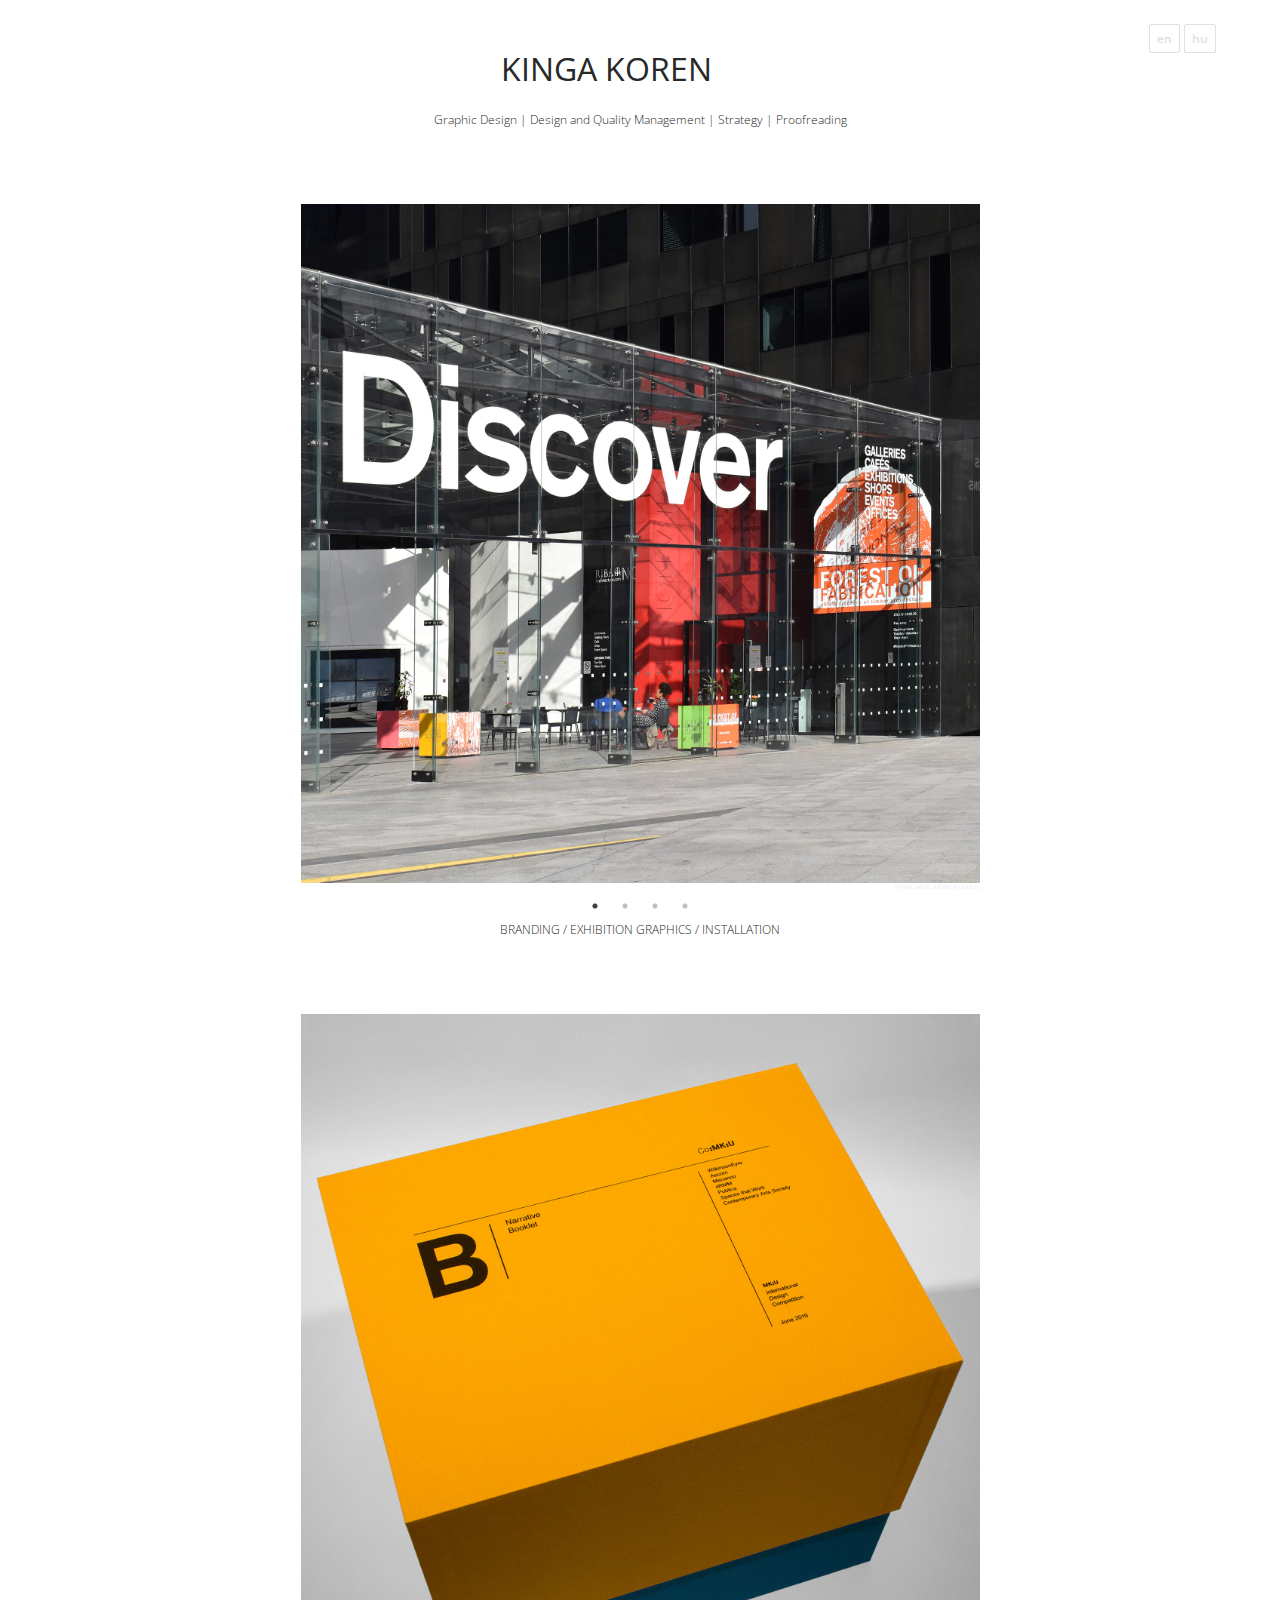
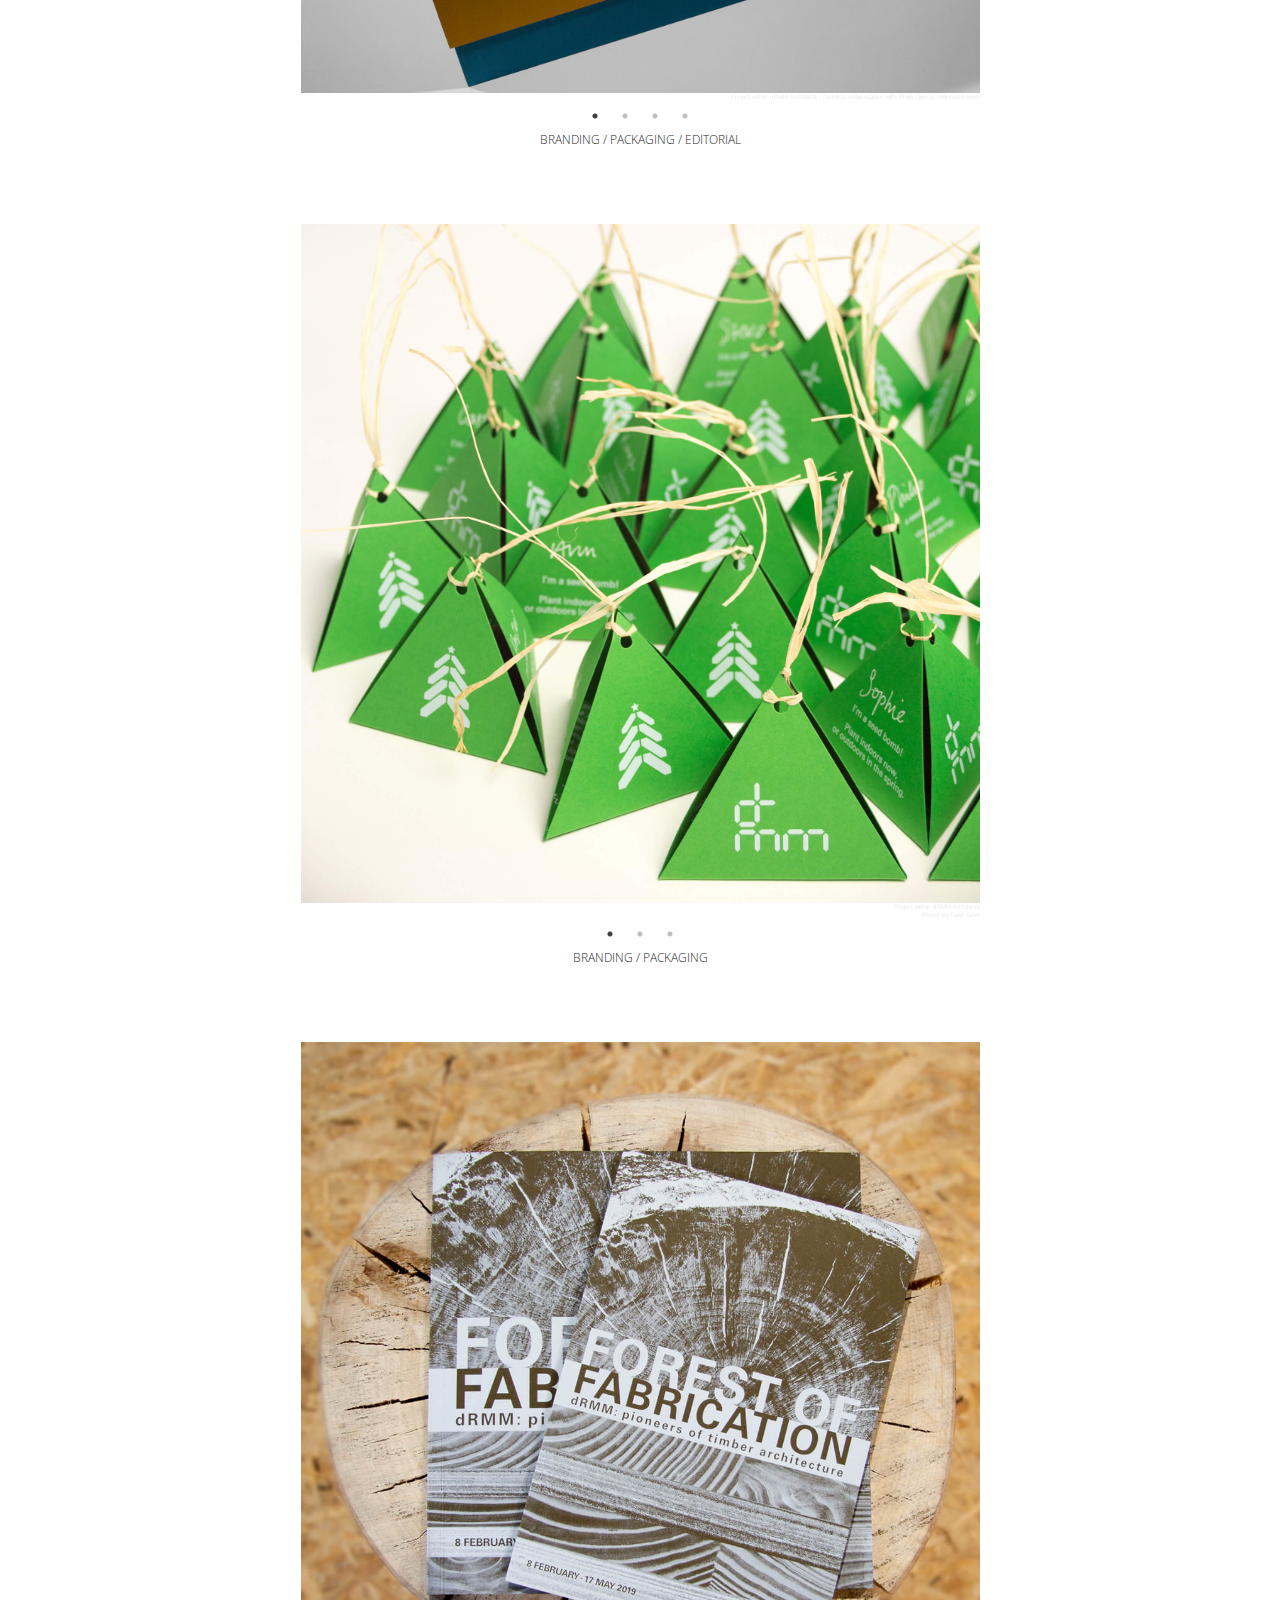
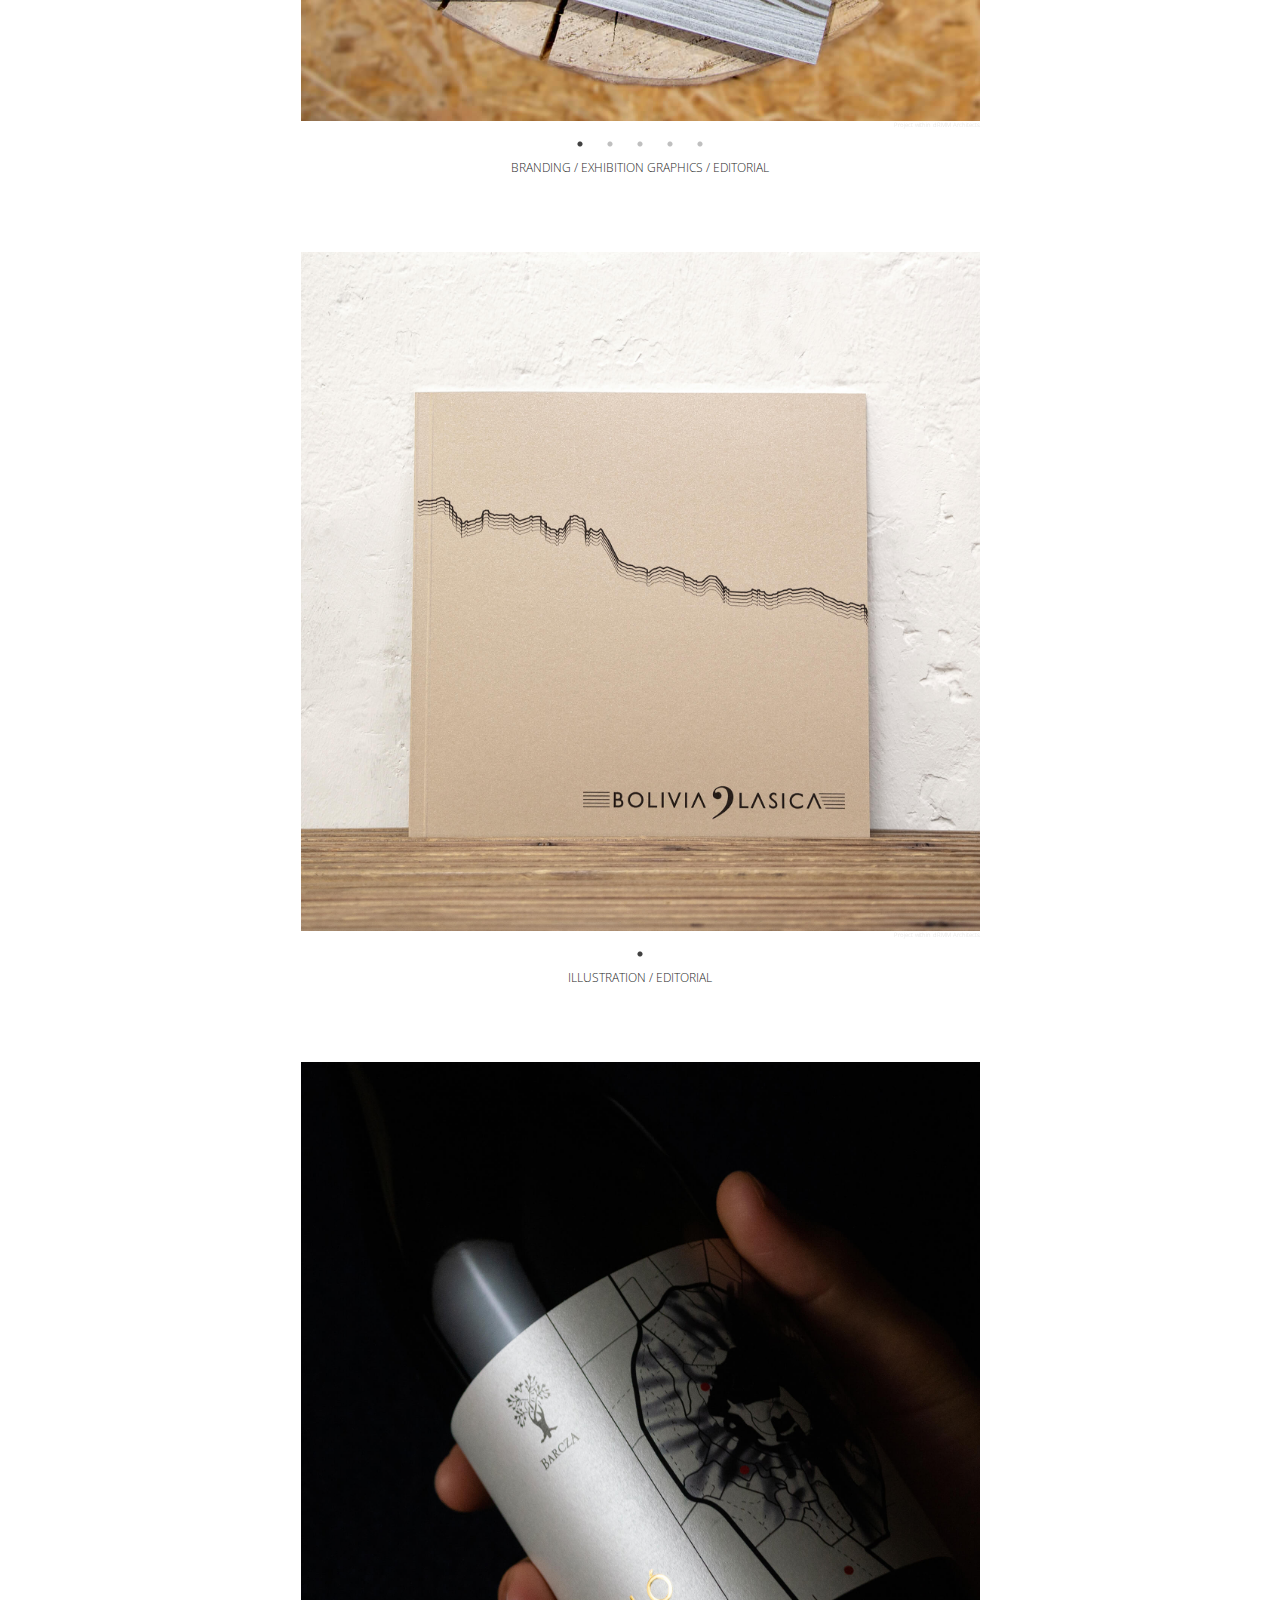
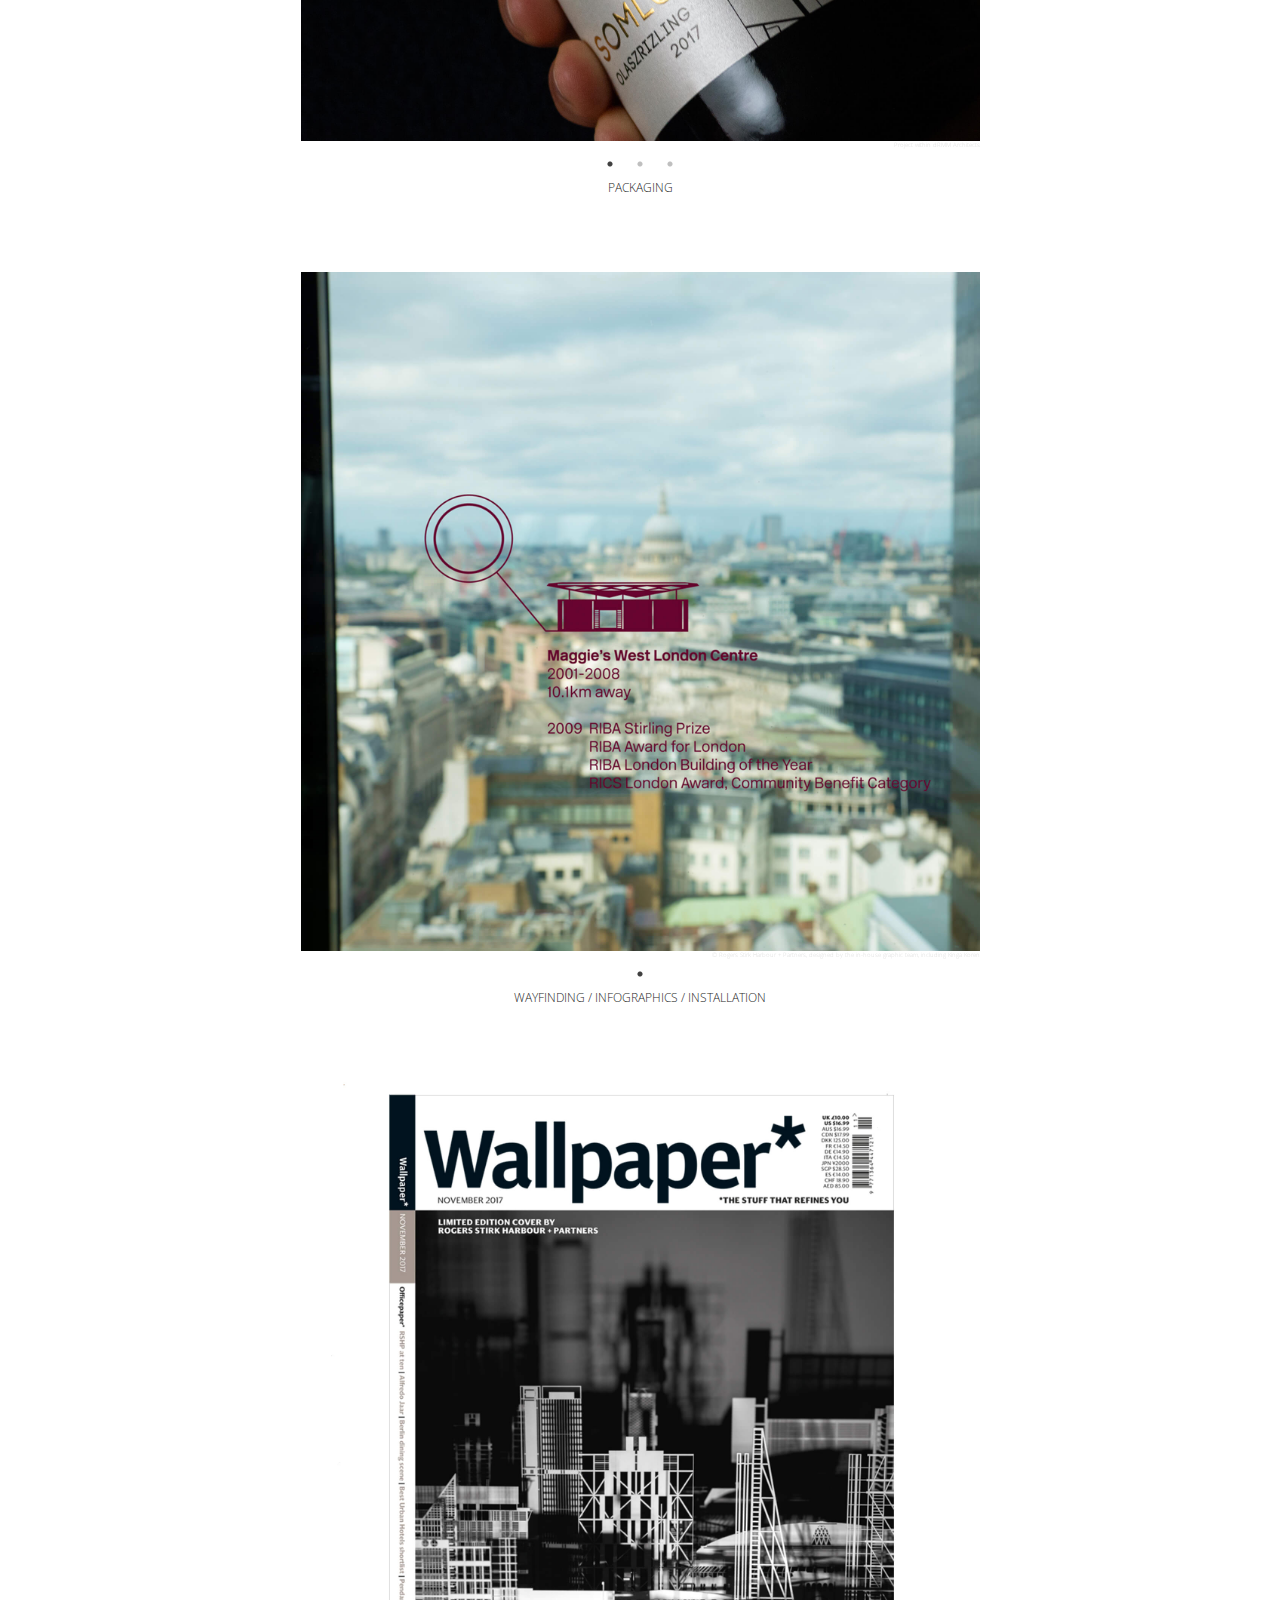
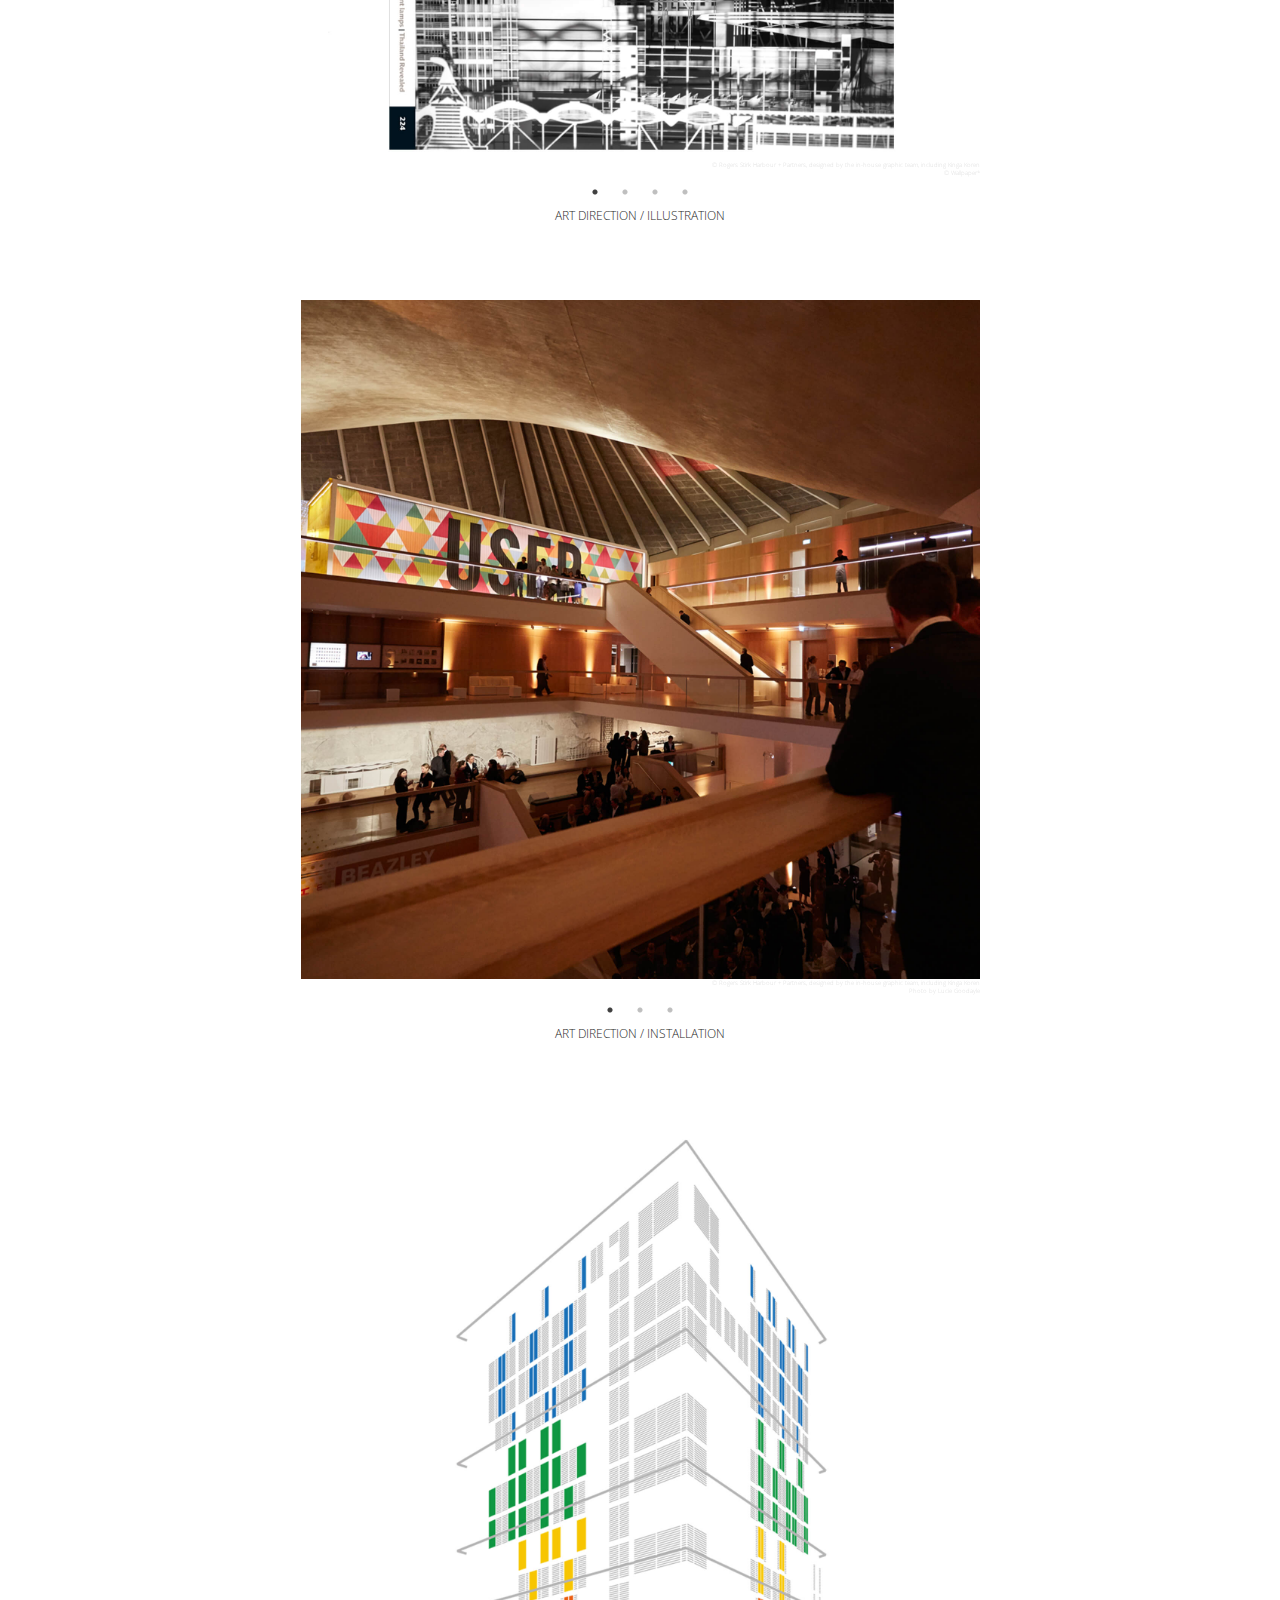
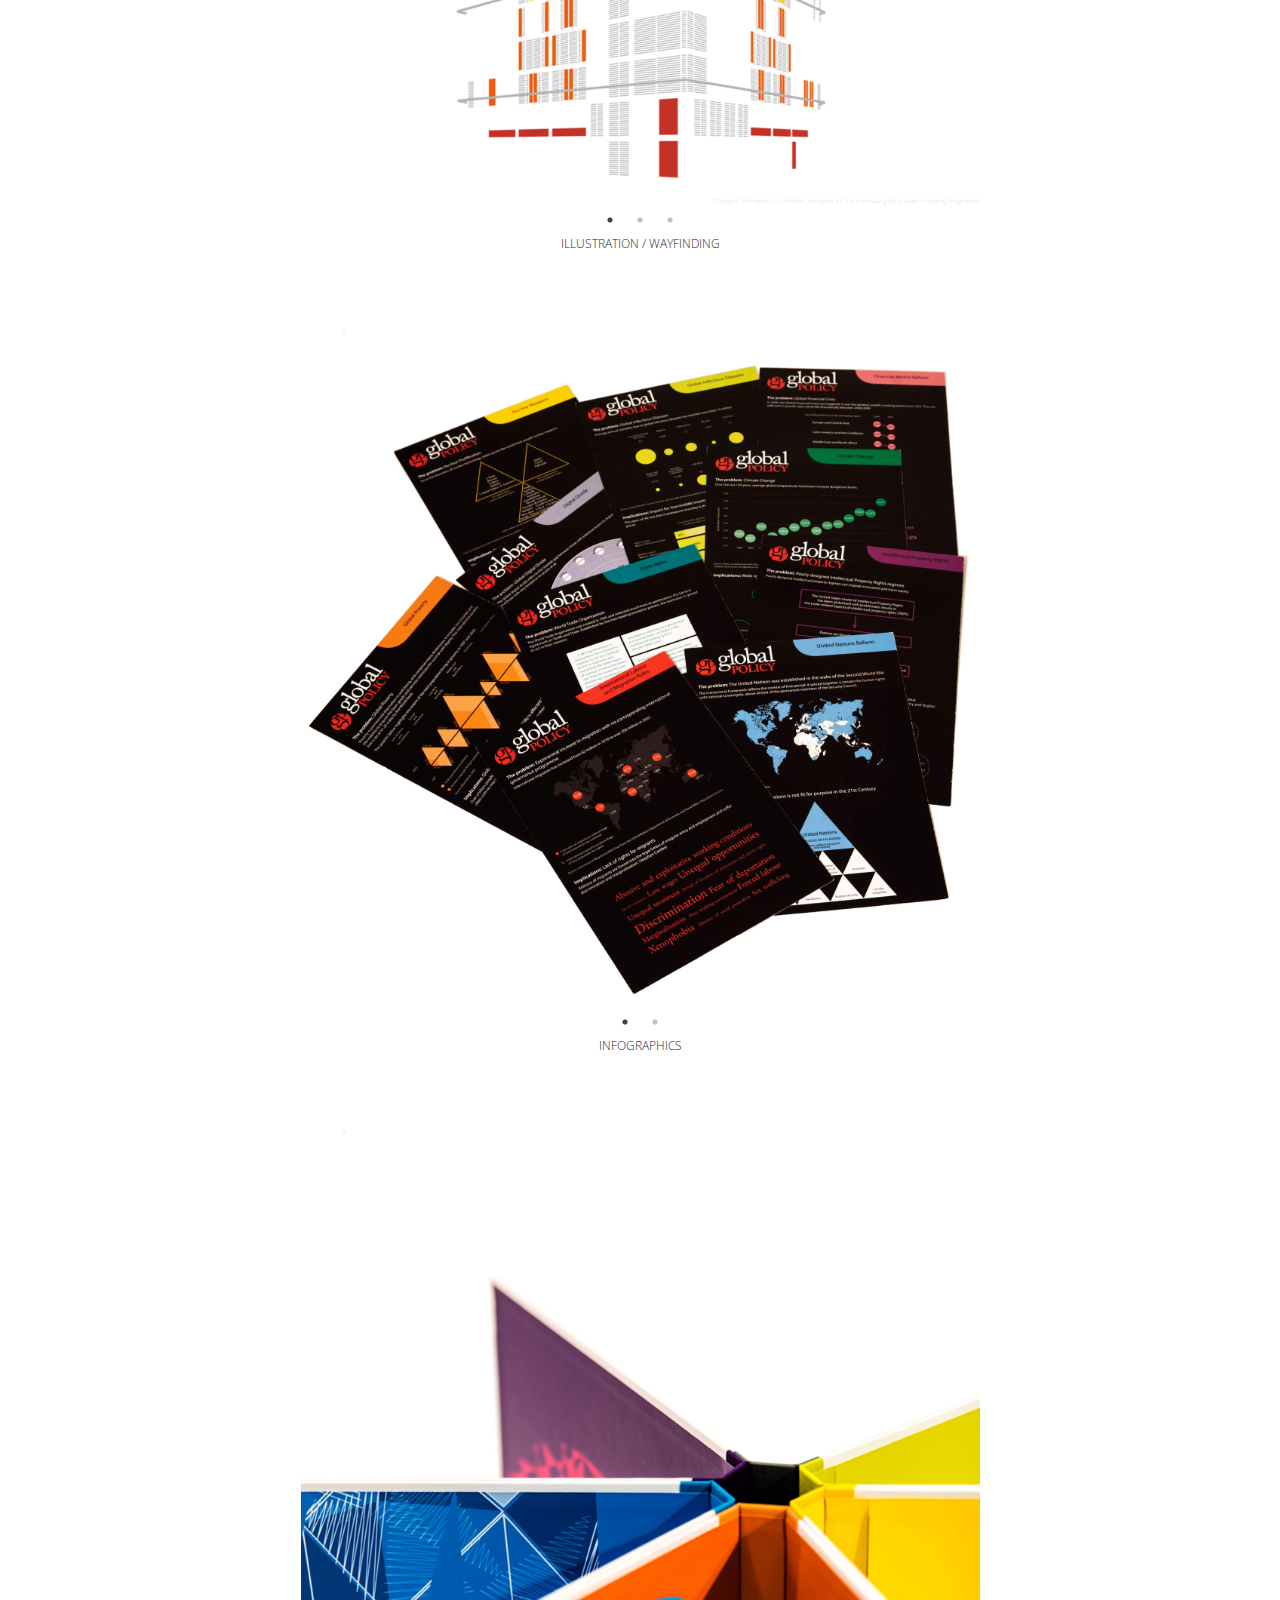
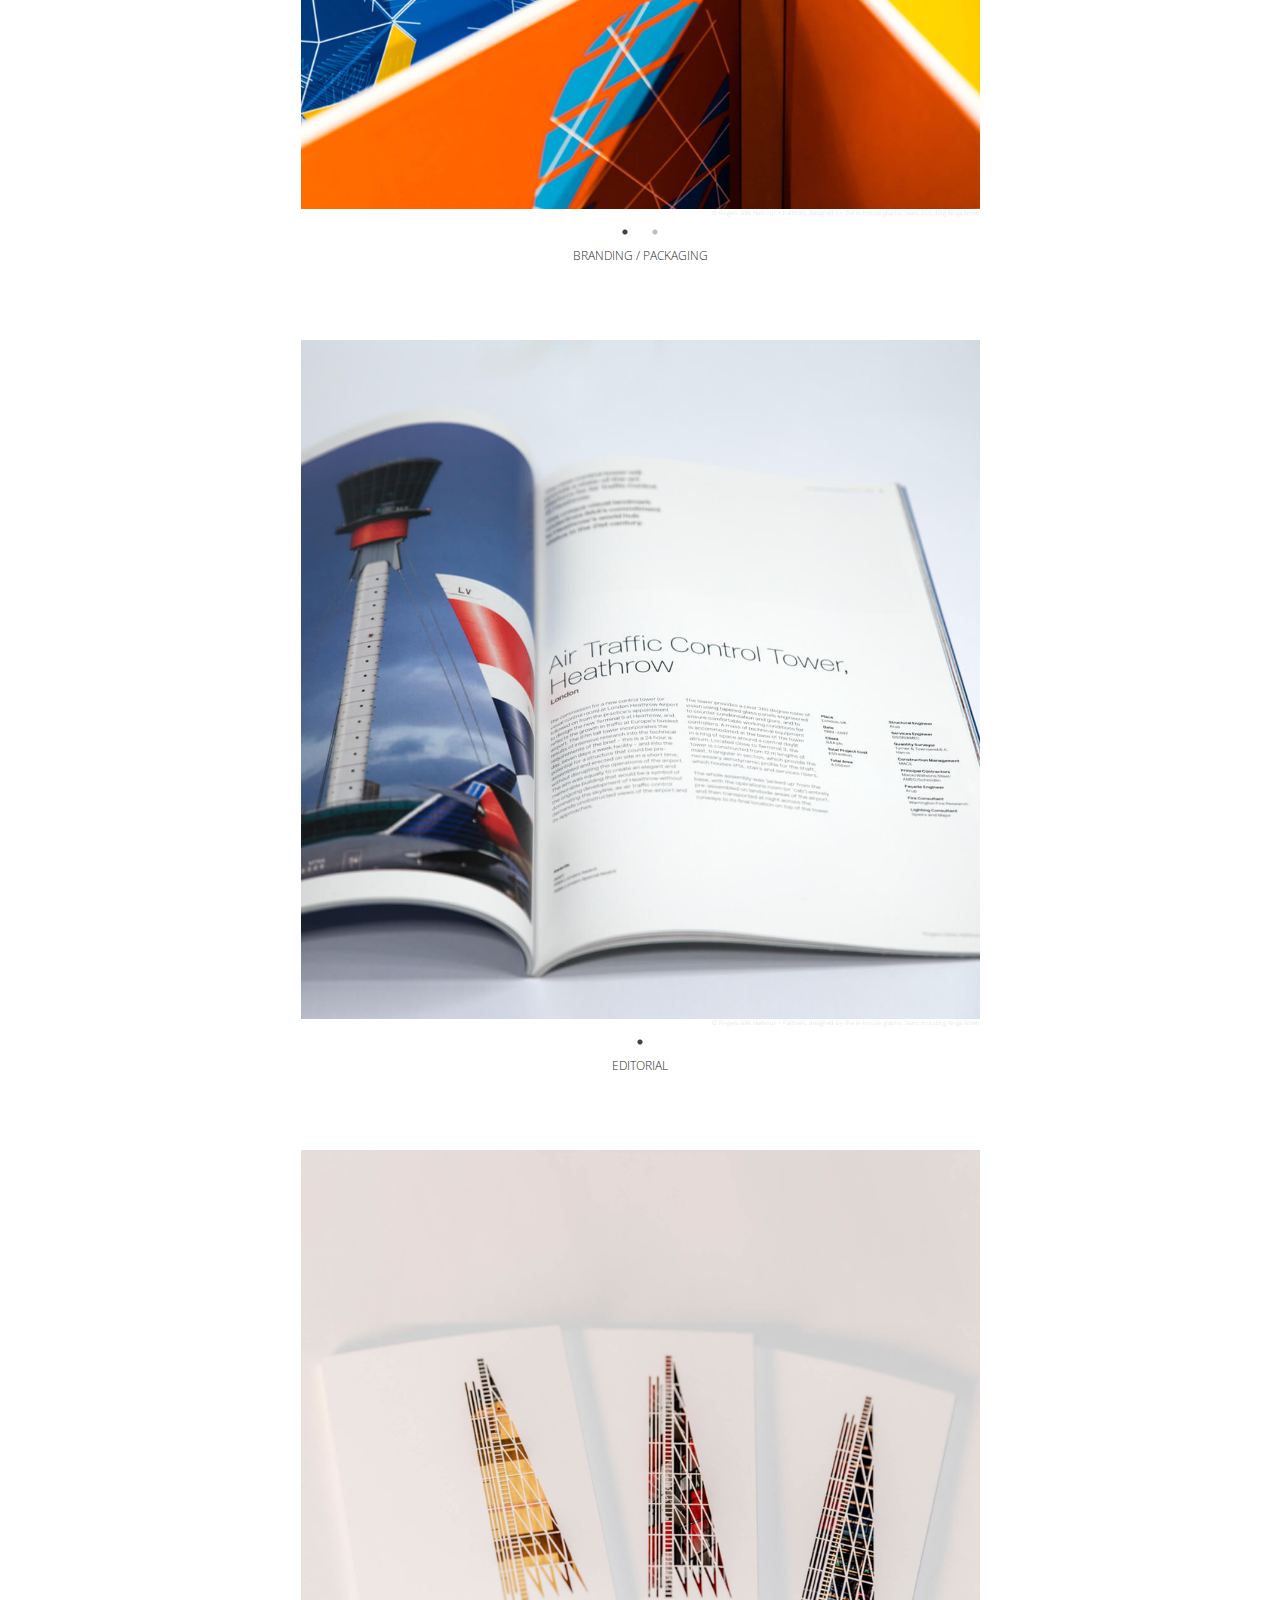
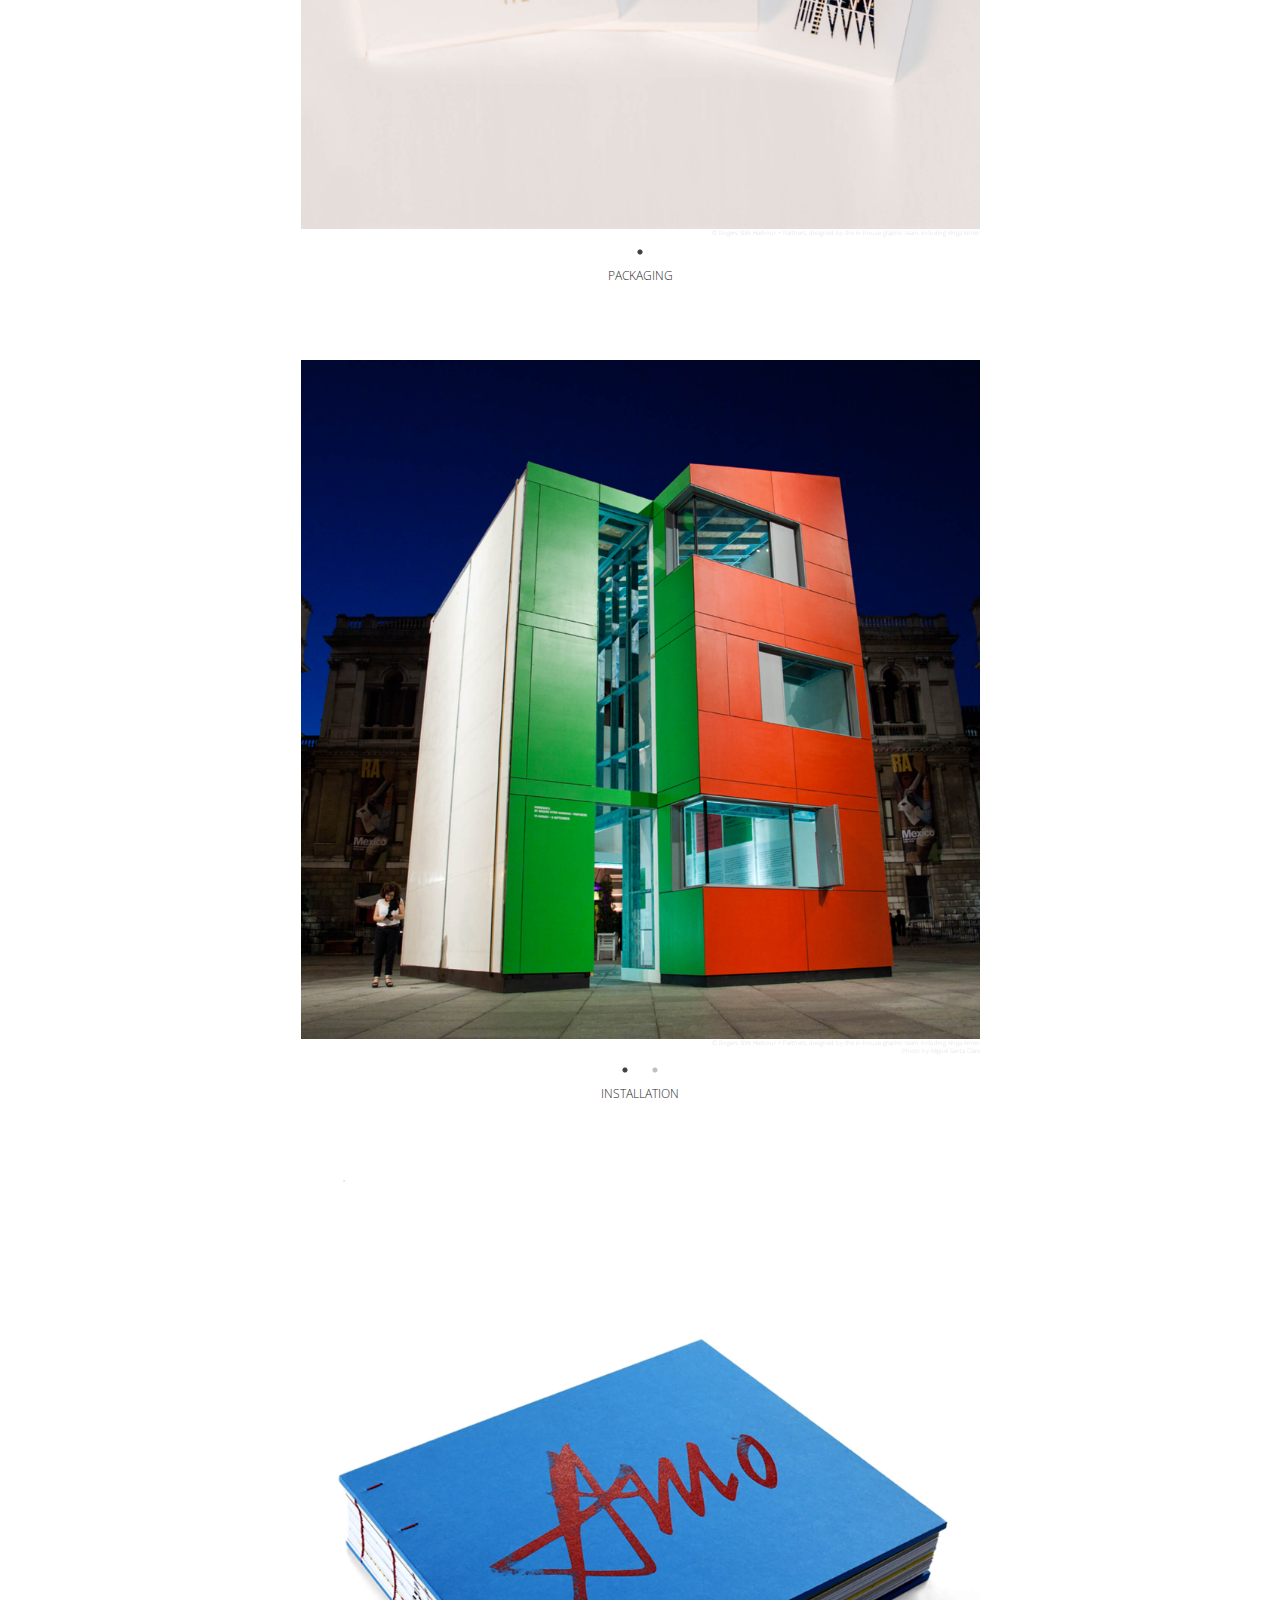
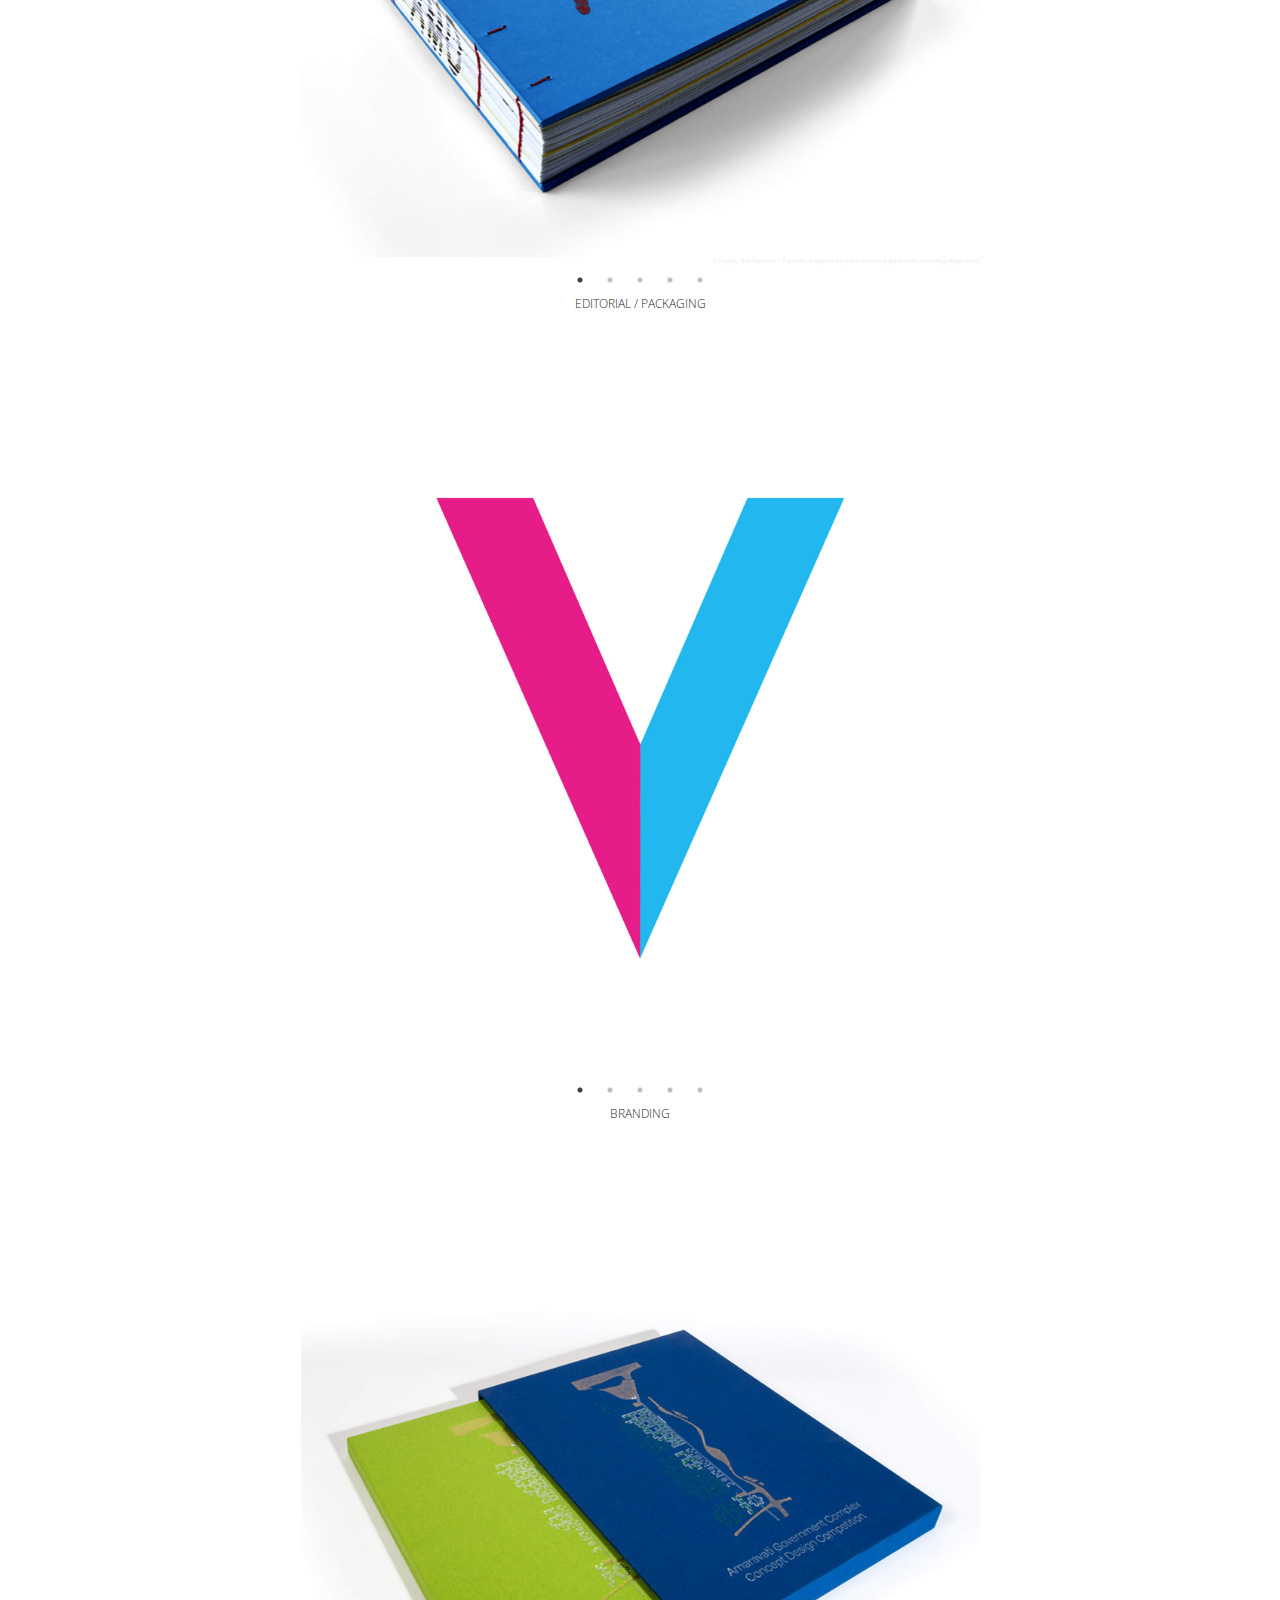
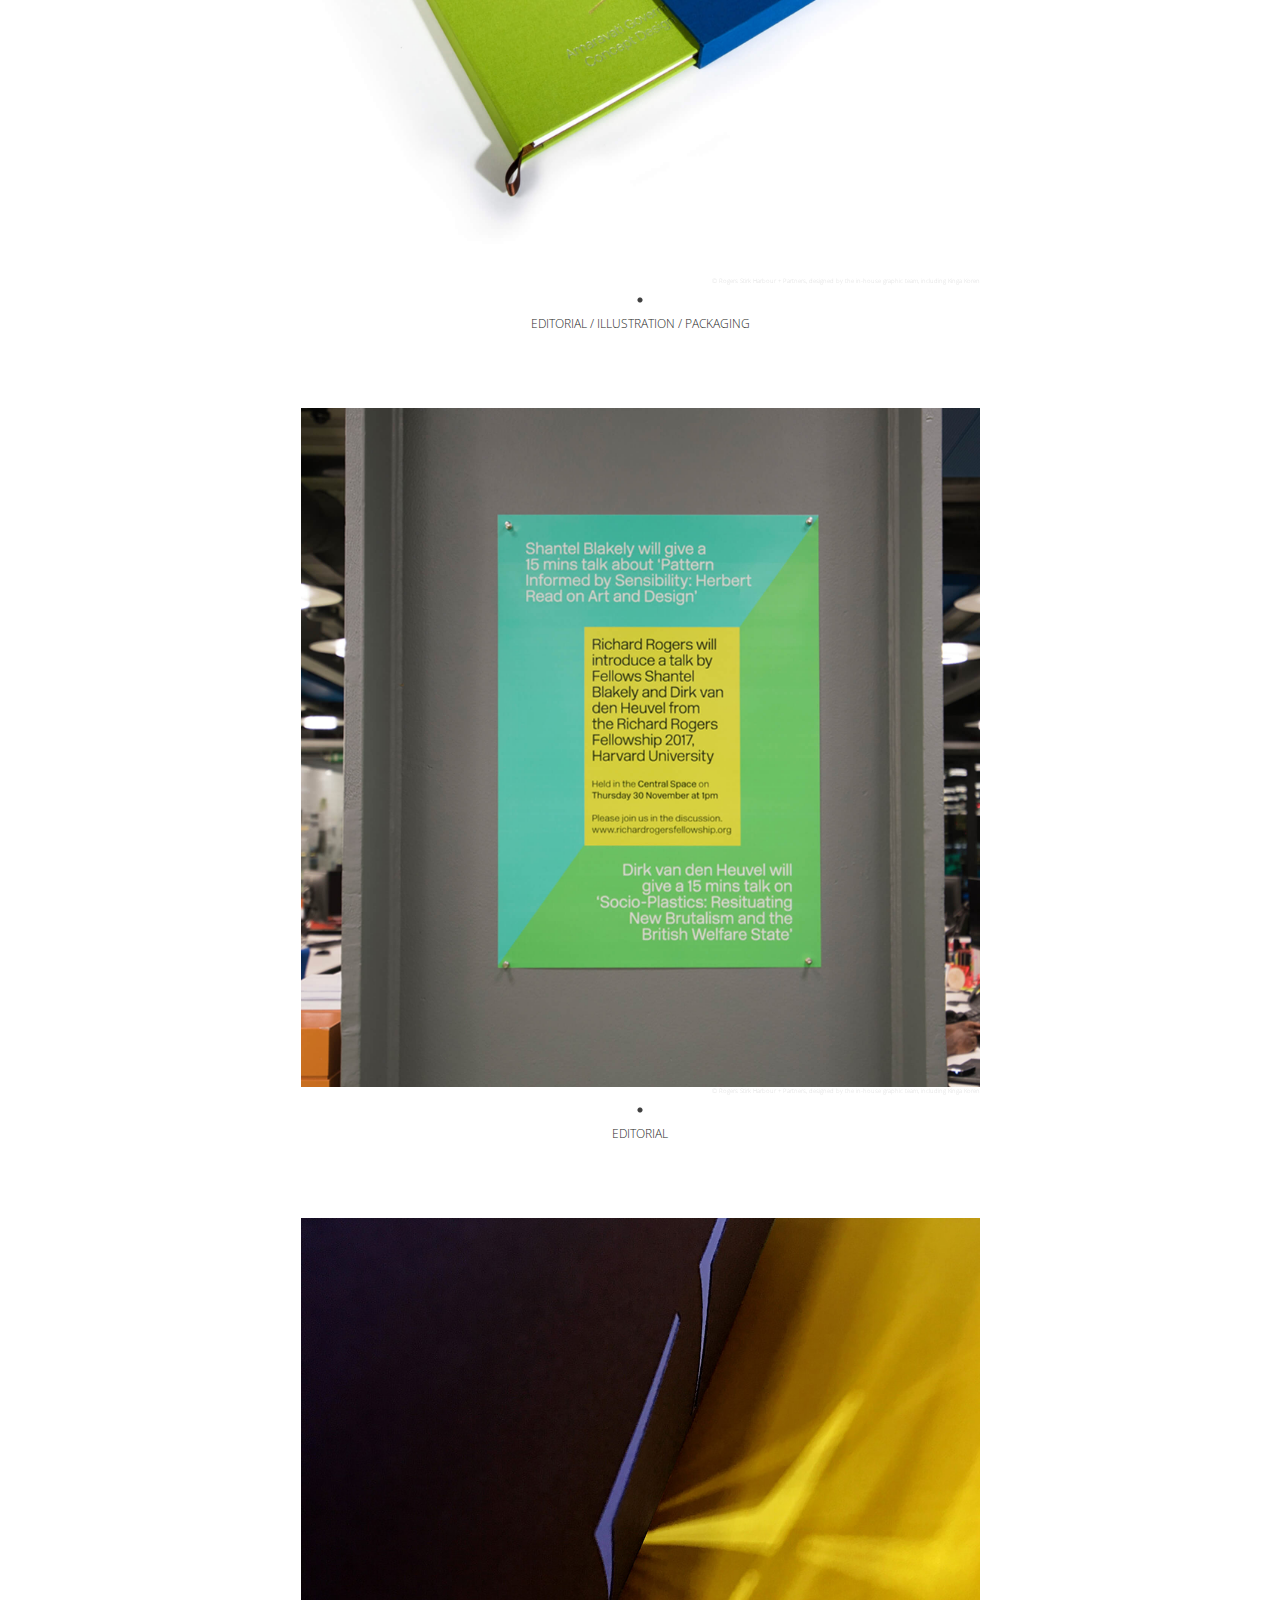
<file: index.html>
<!DOCTYPE html>
<html>
<head>
<meta charset="UTF-8">
<meta name="viewport" content="width=device-width">
<title>Kinga Koren</title>
<link rel="stylesheet" type="text/css" href="application.css" media="screen" />
<link rel="stylesheet" href="https://fonts.googleapis.com/css?family=Open+Sans:300,400,600,700&amp;lang=en" />
<link rel="stylesheet" type="text/css" href="slick/slick.css"/>
<link rel="stylesheet" type="text/css" href="slick/slick-theme.css"/>
</head>

<body>
  <div class='language-block'>
    <a class='active' href="">en</a>
    <a href="./hu.html">hu</a>
  </div>
<h1>   KINGA KOREN</h1>
<h2>
  <p>Graphic Design | Design and Quality Management | Strategy | Proofreading</p>
</h2>

<section>
  <div class='slick-project project-block'>
    <figure>
      <img src="images/kingakoren_fofriba1.jpg" alt="Forest of Fabrication RIBA North Entrance" style="width:100%">
      <figcaption>Project within dRMM Architects</figcaption>
    </figure>
    <figure>
      <img src="images/kingakoren_fofriba2.jpg" alt="Forest of Fabrication RIBA North Cubes" style="width:100%">
      <figcaption>Project within dRMM Architects</figcaption>
    </figure>
    <figure>
      <img src="images/kingakoren_fofriba3.jpg" alt="Forest of Fabrication RIBA North Signage" style="width:100%">
      <figcaption>Project within dRMM Architects</figcaption>
    </figure>
    <figure>
      <img src="images/kingakoren_fofriba4.jpg" alt="Forest of Fabrication RIBA North Exhibition" style="width:100%">
      <figcaption>Project within dRMM Architects</figcaption>
    </figure>
  </div>
  <h2><p></p>BRANDING / EXHIBITION GRAPHICS / INSTALLATION</h2>

  <div class='slick-project project-block'>
    <figure>
      <img src="images/kingakoren_comku1.jpg" alt="Co:MKU Box" style="width:100%">
      <figcaption>Project within dRMM Architects - Co:MK:U, collaboration with Philip Dennis (Wilkinson Eyre)</figcaption>
    </figure>
    <figure>
      <img src="images/kingakoren_comku2.jpg" alt="Co:MKU Open Box" style="width:100%">
      <figcaption>Project within dRMM Architects - Co:MK:U, collaboration with Philip Dennis (Wilkinson Eyre)</figcaption>
    </figure>
    <figure>
      <img src="images/kingakoren_comku3.jpg" alt="Co:MKU Packaging" style="width:100%">
      <figcaption>Project within dRMM Architects - Co:MK:U, collaboration with Philip Dennis (Wilkinson Eyre)</figcaption>
    </figure>
    <figure>
      <img src="images/kingakoren_comku4.jpg" alt="Co:MKU Collateral" style="width:100%">
      <figcaption>Project within dRMM Architects - Co:MK:U, collaboration with Philip Dennis (Wilkinson Eyre)</figcaption>
    </figure>
  </div>
  <h2><p></p>BRANDING / PACKAGING / EDITORIAL</h2>

  <div class='slick-project project-block'>
    <figure>
      <img src="images/kingakoren_christmas1.jpg" alt="dRMM Christmas Giveaway" style="width:100%">
      <figcaption>Project within dRMM Architects</figcaption>
      <figcaption>Photo by Farid Karim</figcaption>
    </figure>
    <figure>
      <img src="images/kingakoren_christmas2.jpg" alt="dRMM Christmas Seedbombs" style="width:100%">
      <figcaption>Project within dRMM Architects</figcaption>
      <figcaption>Photo by Farid Karim</figcaption>
    </figure>
    <figure>
      <img src="images/kingakoren_christmas3.jpg" alt="dRMM Christmas Seedpacks" style="width:100%">
      <figcaption>Project within dRMM Architects</figcaption>
      <figcaption>Photo by Farid Karim</figcaption>
    </figure>
  </div>
  <h2><p></p>BRANDING / PACKAGING</h2>

  <div class='slick-project project-block'>
    <figure>
      <img src="images/kingakoren_forestoffabricationcollateral.jpg" alt="Forest of Fabrication Collateral" style="width:100%">
      <figcaption>Project within dRMM Architects</figcaption>
    </figure>
    <figure>
      <img src="images/kingakoren_forestoffabricationoutdoorseating.jpg" alt="Forest of Fabrication Outdoor Seating" style="width:100%">
      <figcaption>Project within dRMM Architects</figcaption>
    </figure>
    <figure>
      <img src="images/kingakoren_forestoffabricationstreetfront.jpg" alt="Forest of Fabrication Street Front" style="width:100%">
      <figcaption>Project within dRMM Architects</figcaption>
    </figure>
    <figure>
      <img src="images/kingakoren_forestoffabricationoverview.jpg" alt="Forest of Fabrication" style="width:100%">
      <figcaption>Project within dRMM Architects</figcaption>
    </figure>
    <figure>
      <img src="images/kingakoren_forestoffabricationposter.jpg" alt="Forest of Fabrication Poster" style="width:100%">
      <figcaption>Project within dRMM Architects</figcaption>
    </figure>
  </div>
  <h2><p></p>BRANDING / EXHIBITION GRAPHICS / EDITORIAL</h2>

  <div class='slick-project project-block'>
    <figure>
      <img src="images/kingakoren_boliviaclasica.jpg" alt="Bolivia Clasica" style="width:100%">
      <figcaption>Project within dRMM Architects</figcaption>
    </figure>
  </div>
  <h2><p></p>ILLUSTRATION / EDITORIAL</h2>

  <div class='slick-project project-block'>
    <figure>
      <img src="images/kingakoren_barcza1.jpg" alt="Barcza Pinc&#233;szet" style="width:100%">
      <figcaption>Project within dRMM Architects</figcaption>
    </figure>
    <figure>
      <img src="images/kingakoren_barcza2.jpg" alt="Barcza Pinc&#233;szet" style="width:100%">
      <figcaption>Project within dRMM Architects</figcaption>
    </figure>
    <figure>
      <img src="images/kingakoren_barcza3.jpg" alt="Barcza Pinc&#233;szet" style="width:100%">
    </figure>
  </div>
  <h2><p></p>PACKAGING</h2>

  <div class='slick-project project-block'>
    <figure>
      <img src="images/kingakoren_openhouse2017.jpg" alt="Open House 2017" style="width:100%">
      <figcaption>&#169; Rogers Stirk Harbour + Partners, designed by the in-house graphic team, including Kinga Koren</figcaption>
    </figure>
  </div>
  <h2>WAYFINDING / INFOGRAPHICS / INSTALLATION</h2>

  <div class='slick-project project-block'>
    <figure>
      <img src="images/kingakoren_wallpaper1.jpg" alt="Wallpaper* Magazine November 2017" style="width:100%">
      <figcaption>&#169; Rogers Stirk Harbour + Partners, designed by the in-house graphic team, including Kinga Koren</figcaption>
      <figcaption>&#169; Wallpaper*</figcaption>
    </figure>
    <figure>
      <img src="images/kingakoren_wallpaper2.jpg" alt="Wallpaper* Magazine November 2017" style="width:100%">
      <figcaption>&#169; Rogers Stirk Harbour + Partners, designed by the in-house graphic team, including Kinga Koren</figcaption>
    </figure>
    <figure>
      <img src="images/kingakoren_wallpaper3.jpg" alt="Wallpaper* Magazine November 2017" style="width:100%">
      <figcaption>&#169; Rogers Stirk Harbour + Partners, designed by the in-house graphic team, including Kinga Koren</figcaption>
    </figure>
    <figure>
      <img src="images/kingakoren_barangaroo.jpg" alt="Barangaroo" style="width:100%">
      <figcaption>&#169; Rogers Stirk Harbour + Partners, designed by the in-house graphic team, including Kinga Koren</figcaption>
    </figure>
  </div>
  <h2>ART DIRECTION / ILLUSTRATION</h2>

  <div class='slick-project project-block'>
    <figure>
      <img src="images/kingakoren_rshp10a.jpg" alt="RSHP's 10th Anniversary Party" style="width:100%">
      <figcaption>&#169; Rogers Stirk Harbour + Partners, designed by the in-house graphic team, including Kinga Koren</figcaption>
      <figcaption>Photo by Lucie Goodayle</figcaption>
    </figure>
    <figure>
      <img src="images/kingakoren_rshp10b.jpg" alt="RSHP's 10th Anniversary Party Installation" style="width:100%">
      <figcaption>&#169; Rogers Stirk Harbour + Partners, designed by the in-house graphic team, including Kinga Koren</figcaption>
      <figcaption>Photo by Lucie Goodayle</figcaption>
    </figure>
    <figure>
      <img src="images/kingakoren_rshp10c.jpg" alt="RSHP's 10th Anniversary Party Installation" style="width:100%">
      <figcaption>&#169; Rogers Stirk Harbour + Partners, designed by the in-house graphic team, including Kinga Koren</figcaption>
      <figcaption>Photo by Lucie Goodayle</figcaption>
    </figure>
  </div>
  <h2>ART DIRECTION / INSTALLATION</h2>

  <div class='slick-project project-block'>
    <figure>
      <img src="images/kingakoren_guyshospitalinvite.jpg" alt="Guy's Hospital Invite" style="width:100%">
      <figcaption>&#169; Rogers Stirk Harbour + Partners, designed by the in-house graphic team, including Kinga Koren</figcaption>
    </figure>
    <figure>
      <img src="images/kingakoren_guyshospitalsavethedate.jpg" alt="Guy's Hospital Map" style="width:100%">
      <figcaption>&#169; Rogers Stirk Harbour + Partners, designed by the in-house graphic team, including Kinga Koren</figcaption>
    </figure>
    <figure>
      <img src="images/kingakoren_guyshospitalmap.jpg" alt="Guy's Hospital Map" style="width:100%">
      <figcaption>&#169; Rogers Stirk Harbour + Partners, designed by the in-house graphic team, including Kinga Koren</figcaption>
    </figure>
  </div>
  <h2>ILLUSTRATION / WAYFINDING</h2>

  <div class='slick-project project-block'>
    <figure>
      <img src="images/kingakoren_globalpolicyjournal1.jpg" alt="Global Policy Journal" style="width:100%">
      <figcaption></figcaption>
    </figure>
    <figure>
      <img src="images/kingakoren_globalpolicyjournal2.jpg" alt="Global Policy Journal" style="width:100%">
      <figcaption></figcaption>
    </figure>
  </div>
  <h2>INFOGRAPHICS</h2>

  <div class='slick-project project-block'>
    <figure>
      <img src="images/kingakoren_melbournemetro2.jpg" alt="Melbourne Metro Arden" style="width:100%">
      <figcaption>&#169; Rogers Stirk Harbour + Partners, designed by the in-house graphic team, including Kinga Koren</figcaption>
    </figure>
    <figure>
      <img src="images/kingakoren_melbournemetro1.jpg" alt="Melbourne Metro" style="width:100%">
      <figcaption>&#169; Rogers Stirk Harbour + Partners, designed by the in-house graphic team, including Kinga Koren</figcaption>
    </figure>
  </div>
  <h2>BRANDING / PACKAGING</h2>

  <div class='slick-project project-block'>
    <figure>
      <img src="images/kingakoren_rshpcatalogue.jpg" alt="RSHP Catalogue" style="width:100%">
      <figcaption>&#169; Rogers Stirk Harbour + Partners, designed by the in-house graphic team, including Kinga Koren</figcaption>
    </figure>
  </div>
  <h2>EDITORIAL</h2>

  <div class='slick-project project-block'>
    <figure>
      <img src="images/kingakoren_postcardpack.jpg" alt="Postcards" style="width:100%">
      <figcaption>&#169; Rogers Stirk Harbour + Partners, designed by the in-house graphic team, including Kinga Koren</figcaption>
    </figure>
  </div>
  <h2>PACKAGING</h2>

  <div class='slick-project project-block'>
    <figure>
      <img src="images/kingakoren_richardrogersexhibition1.jpg" alt="Richard Rogers RA" style="width:100%">
      <figcaption>&#169; Rogers Stirk Harbour + Partners, designed by the in-house graphic team, including Kinga Koren</figcaption>
      <figcaption>Photo by Miguel Santa Clara</figcaption>
    </figure>
    <figure>
      <img src="images/kingakoren_richardrogersexhibition2.jpg" alt="Richard Rogers RA" style="width:100%">
      <figcaption>&#169; Rogers Stirk Harbour + Partners, designed by the in-house graphic team, including Kinga Koren</figcaption>
      <figcaption>Photo by Miguel Santa Clara</figcaption>
    </figure>
  </div>
  <h2>INSTALLATION</h2>

  <div class='slick-project project-block'>
    <figure>
      <img src="images/kingakoren_amo1.jpg" alt="Amo" style="width:100%">
      <figcaption>&#169; Rogers Stirk Harbour + Partners, designed by the in-house graphic team, including Kinga Koren</figcaption>
    </figure>
    <figure>
      <img src="images/kingakoren_amo2.jpg" alt="Amo" style="width:100%">
      <figcaption>&#169; Rogers Stirk Harbour + Partners, designed by the in-house graphic team, including Kinga Koren</figcaption>
    </figure>
    <figure>
      <img src="images/kingakoren_amopages.jpg" alt="Amo" style="width:100%">
      <figcaption>&#169; Rogers Stirk Harbour + Partners, designed by the in-house graphic team, including Kinga Koren</figcaption>
    </figure>
    <figure>
      <img src="images/kingakoren_amospread.jpg" alt="Amo" style="width:100%">
      <figcaption>&#169; Rogers Stirk Harbour + Partners, designed by the in-house graphic team, including Kinga Koren</figcaption>
    </figure>
    <figure>
      <img src="images/kingakoren_amo3.jpg" alt="Amo" style="width:100%">
      <figcaption>&#169; Rogers Stirk Harbour + Partners, designed by the in-house graphic team, including Kinga Koren</figcaption>
    </figure>
  </div>
  <h2>EDITORIAL / PACKAGING</h2>

  <div class='slick-project project-block'>
    <figure>
      <img src="images/kingakoren_velovenilogo.jpg" alt="VeloVeni" style="width:100%">
      <figcaption></figcaption>
    </figure>
    <figure>
      <img src="images/kingakoren_veloveni1.jpg" alt="VeloVeni" style="width:100%">
      <figcaption>Photo by Mark Gorton, Rogers Stirk Harbour + Partners</figcaption>
    </figure>
    <figure>
      <img src="images/kingakoren_veloveni2.jpg" alt="VeloVeni" style="width:100%">
      <figcaption></figcaption>
    </figure>
    <figure>
      <img src="images/kingakoren_veloveni4.jpg" alt="VeloVeni" style="width:100%">
      <figcaption></figcaption>
    </figure>
    <figure>
      <img src="images/kingakoren_veloveni3.jpg" alt="VeloVeni" style="width:100%">
      <figcaption></figcaption>
    </figure>
  </div>
  <h2>BRANDING</h2>

  <div class='slick-project project-block'>
    <figure>
      <img src="images/kingakoren_amaravati.jpg" alt="Amaravati" style="width:100%">
      <figcaption>&#169; Rogers Stirk Harbour + Partners, designed by the in-house graphic team, including Kinga Koren</figcaption>
    </figure>
  </div>
  <h2>EDITORIAL / ILLUSTRATION / PACKAGING</h2>

  <div class='slick-project project-block'>
    <figure>
      <img src="images/kingakoren_rrfellowship.jpg" alt="Richard Rogers Fellowship" style="width:100%">
      <figcaption>&#169; Rogers Stirk Harbour + Partners, designed by the in-house graphic team, including Kinga Koren</figcaption>
    </figure>
  </div>
  <h2>EDITORIAL</h2>

  <div class='slick-project project-block'>
    <figure>
      <img src="images/kingakoren_renai1.jpg" alt="Renai" style="width:100%">
      <figcaption>&#169; Rogers Stirk Harbour + Partners, designed by the in-house graphic team, including Kinga Koren</figcaption>
    </figure>
    <figure>
      <img src="images/kingakoren_renailogo.jpg" alt="Renai" style="width:100%">
      <figcaption>&#169; Rogers Stirk Harbour + Partners, designed by the in-house graphic team, including Kinga Koren</figcaption>
    </figure>
    <figure>
      <img src="images/kingakoren_renaicover.jpg" alt="Renai" style="width:100%">
      <figcaption>&#169; Rogers Stirk Harbour + Partners, designed by the in-house graphic team, including Kinga Koren</figcaption>
    </figure>
    <figure>
      <img src="images/kingakoren_renai2.jpg" alt="Renai" style="width:100%">
      <figcaption>&#169; Rogers Stirk Harbour + Partners, designed by the in-house graphic team, including Kinga Koren</figcaption>
    </figure>
  </div>
  <h2>BRANDING / PACKAGING</h2>

  <div class='slick-project project-block'>
    <figure>
      <img src="images/kingakoren_fubonhelmet1.jpg" alt="Fubon Helmet" style="width:100%">
      <figcaption>&#169; Rogers Stirk Harbour + Partners, designed by the in-house graphic team, including Kinga Koren</figcaption>
    </figure>
    <figure>
      <img src="images/kingakoren_fubonhelmet2.jpg" alt="Fubon Helmet" style="width:100%">
      <figcaption>&#169; Rogers Stirk Harbour + Partners, designed by the in-house graphic team, including Kinga Koren</figcaption>
    </figure>
    <figure>
      <img src="images/kingakoren_fubonhelmet3.jpg" alt="Fubon Helmet" style="width:100%">
      <figcaption>&#169; Rogers Stirk Harbour + Partners, designed by the in-house graphic team, including Kinga Koren</figcaption>
    </figure>
  </div>
  <h2>ART DIRECTION / INSTALLATION</h2>

  <div class='slick-project project-block'>
    <figure>
      <img src="images/kingakoren_nlabritishmuseum1.jpg" alt="nla British Museum WREC" style="width:100%">
      <figcaption>&#169; Rogers Stirk Harbour + Partners, designed by the in-house graphic team, including Kinga Koren</figcaption>
      <figcaption>Photo by John Short</figcaption>
    </figure>
    <figure>
      <img src="images/kingakoren_nlabritishmuseum2.jpg" alt="nla British Museum WREC" style="width:100%">
      <figcaption>&#169; Rogers Stirk Harbour + Partners, designed by the in-house graphic team, including Kinga Koren</figcaption>
      <figcaption>Photo by John Short</figcaption>
    </figure>
    <figure>
      <img src="images/kingakoren_nlabritishmuseum3.jpg" alt="nla British Museum WREC" style="width:100%">
      <figcaption>&#169; Rogers Stirk Harbour + Partners, designed by the in-house graphic team, including Kinga Koren</figcaption>
      <figcaption>Photo by John Short</figcaption>
    </figure>
  </div>
  <h2>EXHIBITION GRAPHICS</h2>

  <div class='slick-project project-block'>
    <figure>
      <img src="images/kingakoren_climatestrike1.jpg" alt="Climate Strike Banner" style="width:100%">
      <figcaption>Project within dRMM Architects</figcaption>
      <figcaption>Photo by Ann Dingli</figcaption>
    </figure>
    <figure>
      <img src="images/kingakoren_climatestrike2.jpg" alt="Climate Strike Protest" style="width:100%">
      <figcaption>Project within dRMM Architects</figcaption>
      <figcaption>Photo by Ann Dingli</figcaption>
    </figure>
  </div>
  <h2><p></p>BRANDING</h2>

  <div class='slick-project project-block'>
    <figure>
      <img src="images/kingakoren_heterogeniouscellularnetworks.jpg" alt="Heterogenious Cellular Networks" style="width:100%">
      <figcaption></figcaption>
    </figure>
  </div>
  <h2>ILLUSTRATION</h2>

  <h3>
    <p>Selected clients: GOV.UK - GDS, National Infrastructure Design Group, Architects Declare, Qualysoft, Gray, Quality of Life Foundation, dRMM Architects, Czeizel Intézet, Helpilepsy Magyarország, Studio Saxe, London School of Economics (Global Policy Journal), Barcza Borászat, daab Design Architects, Architectural Association, Engenuiti, VeloVeni, Altai Consulting, Pentel, Konzertdirection Schmid UK, Cambridge University Press</p>
    <p>Contact me at kingakoren.com@gmail.com</p>
    <p></p>
    <p></p>
        <p>&#169; Kinga Koren, 2021</p>
    <p></p>
  </h3>
</section>

  <script type="text/javascript" src="https://code.jquery.com/jquery-3.4.1.min.js"></script>
  <script type="text/javascript" src="slick/slick.min.js"></script>

  <script type="text/javascript">
    $(document).ready(function(){
      $('.slick-project').slick({
        arrows: false,
        dots: true
      });
    });
  </script>

</body>

</html>
</file>
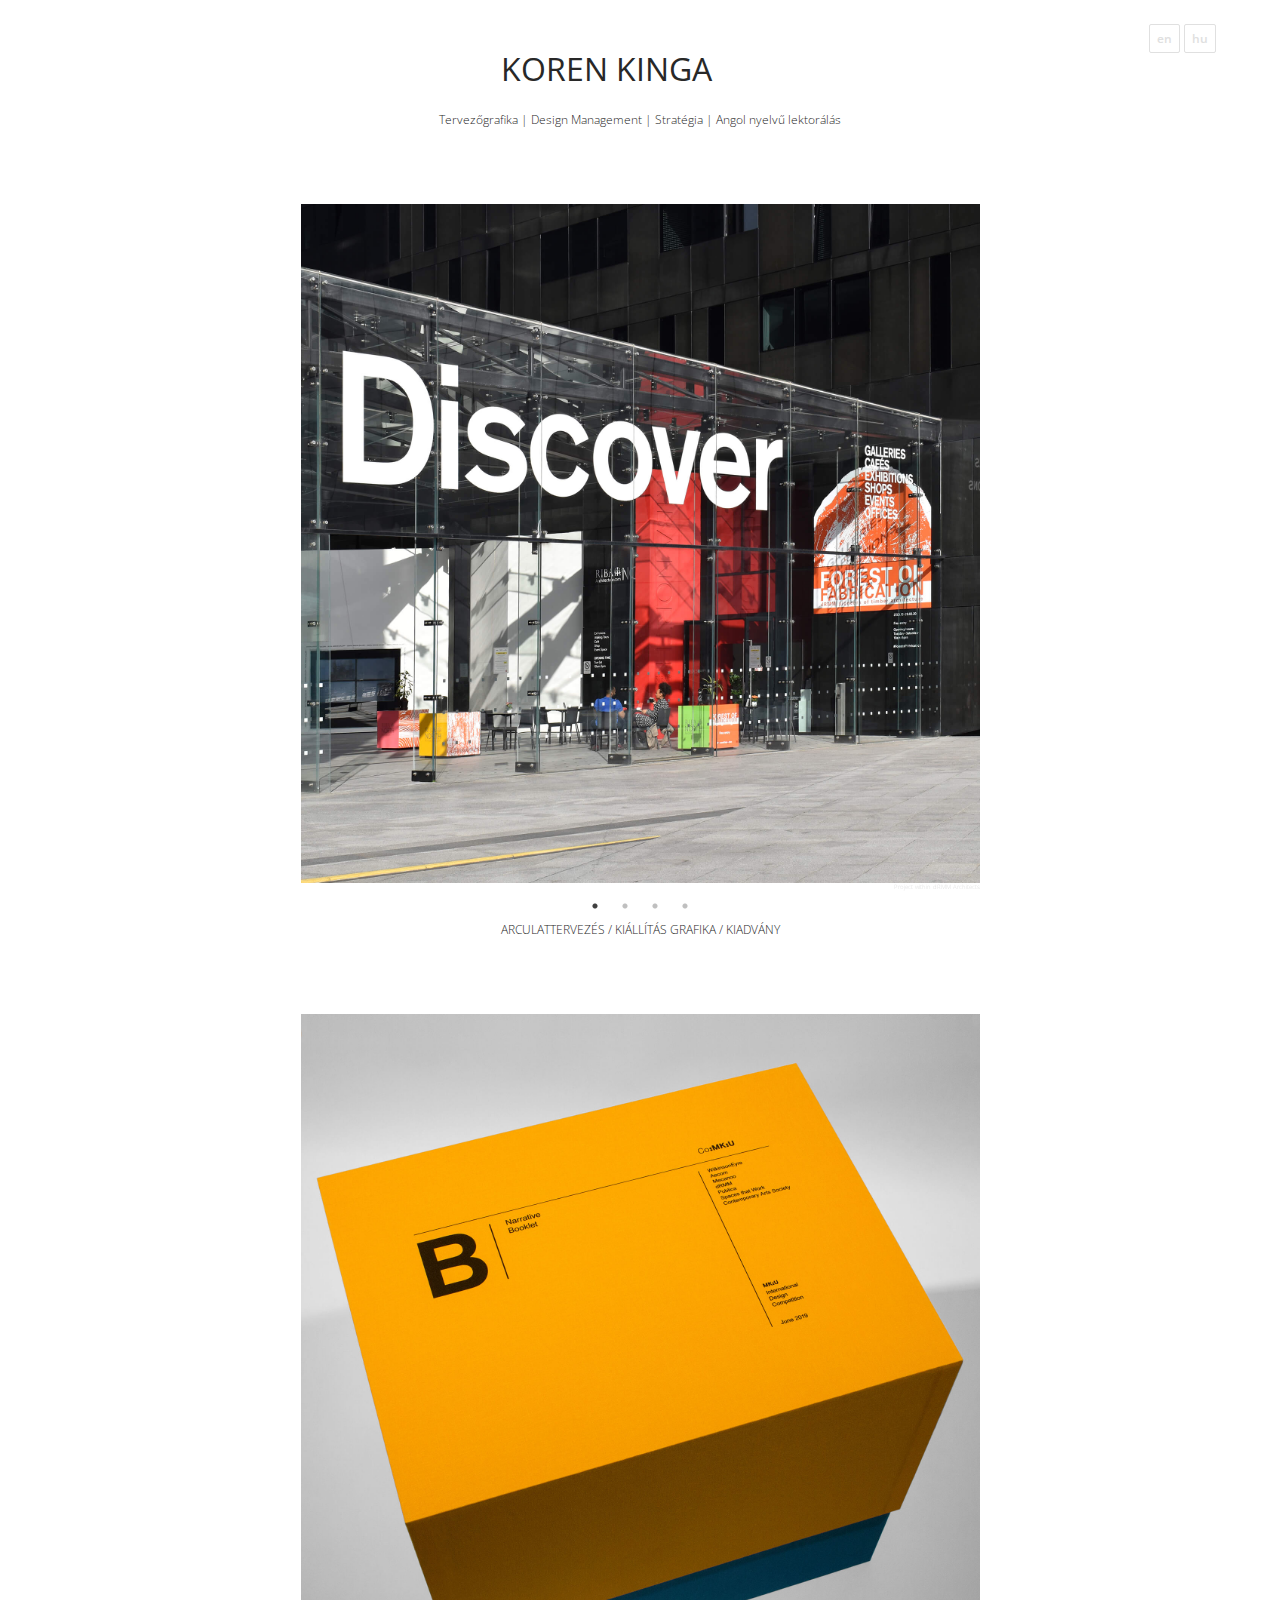
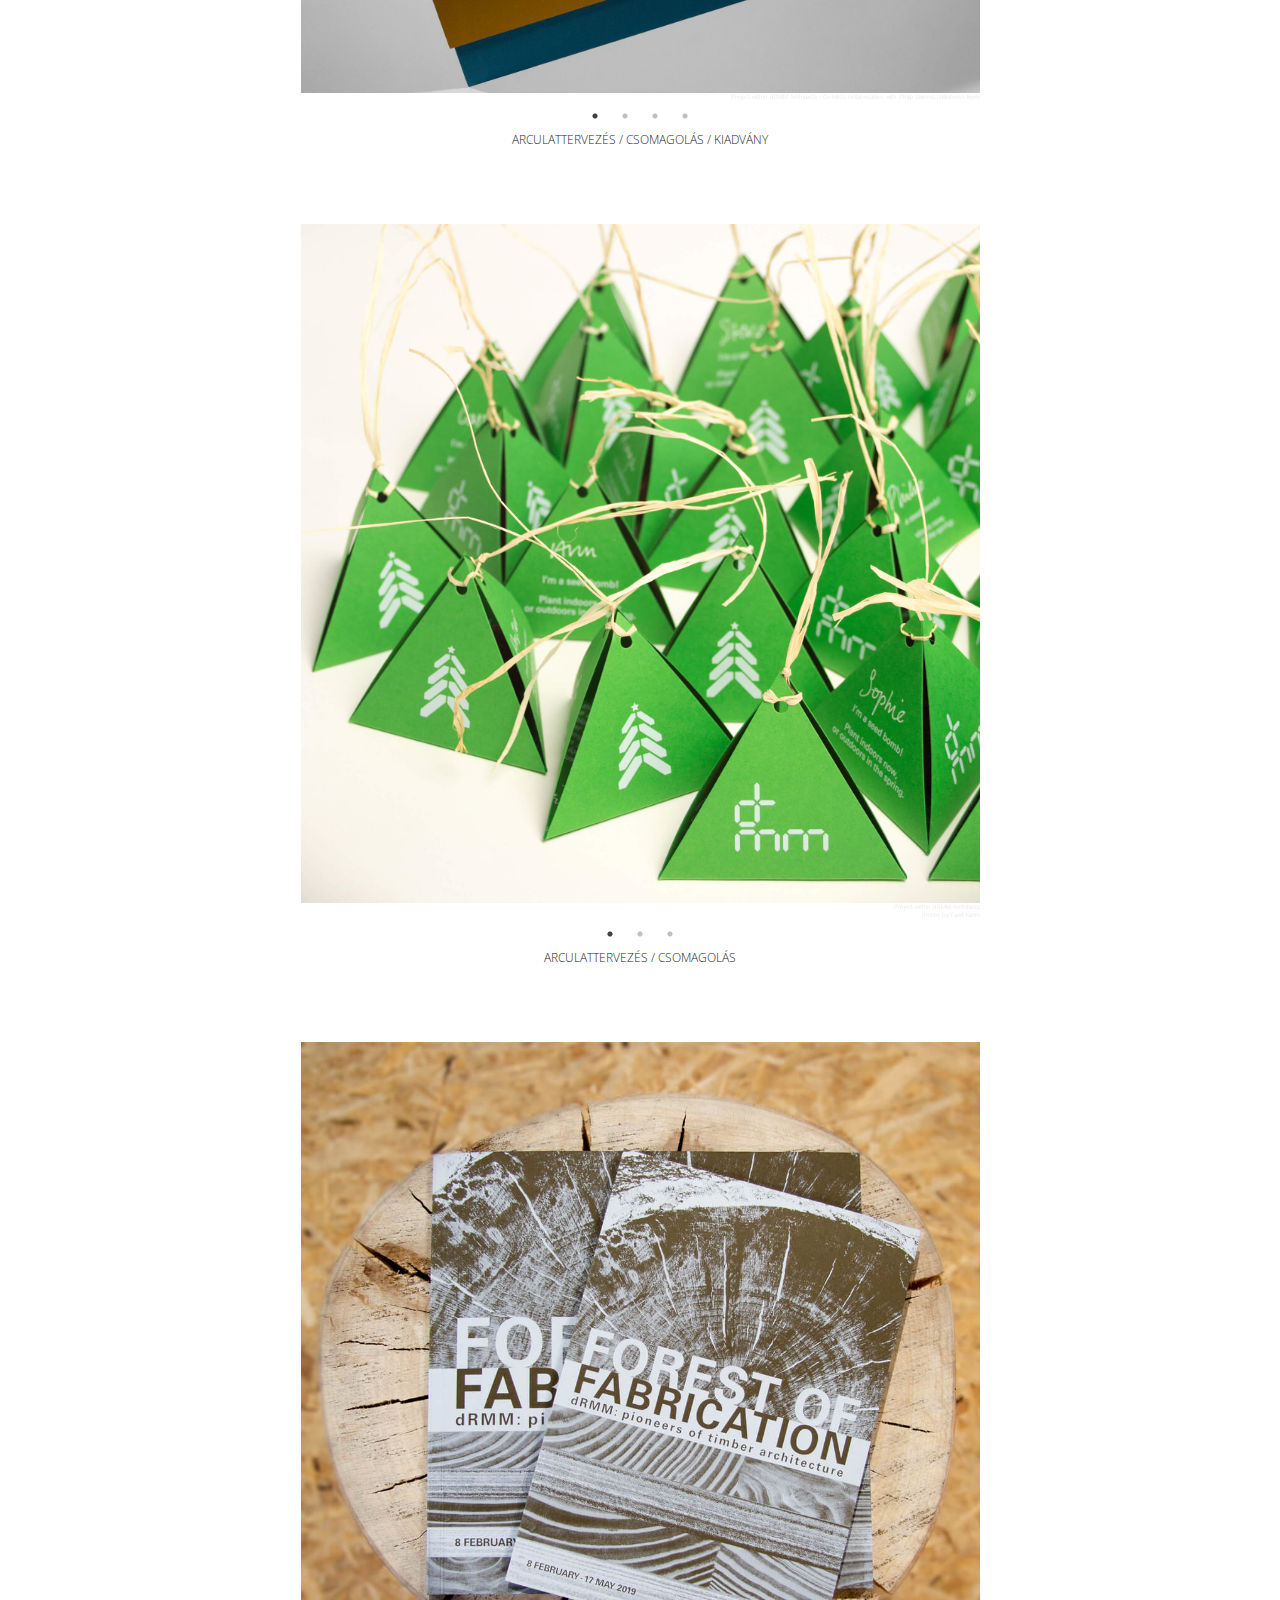
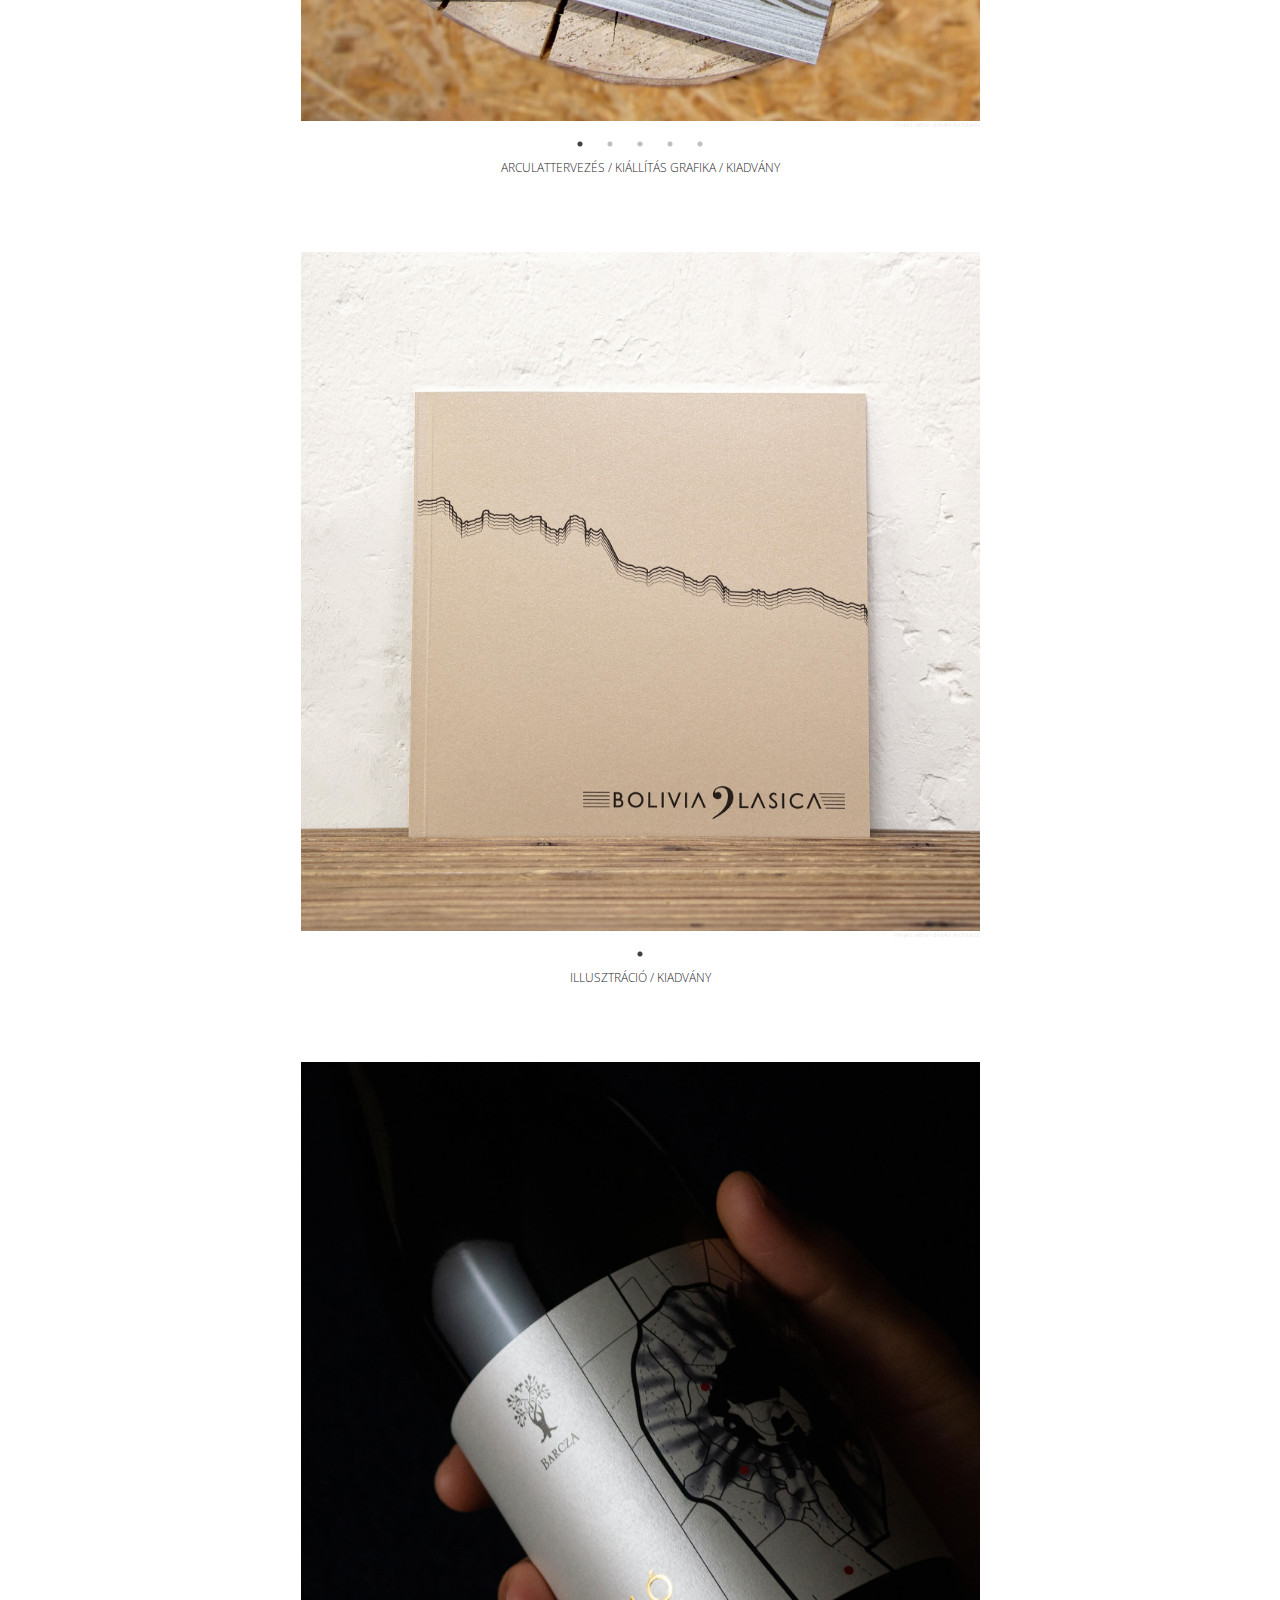
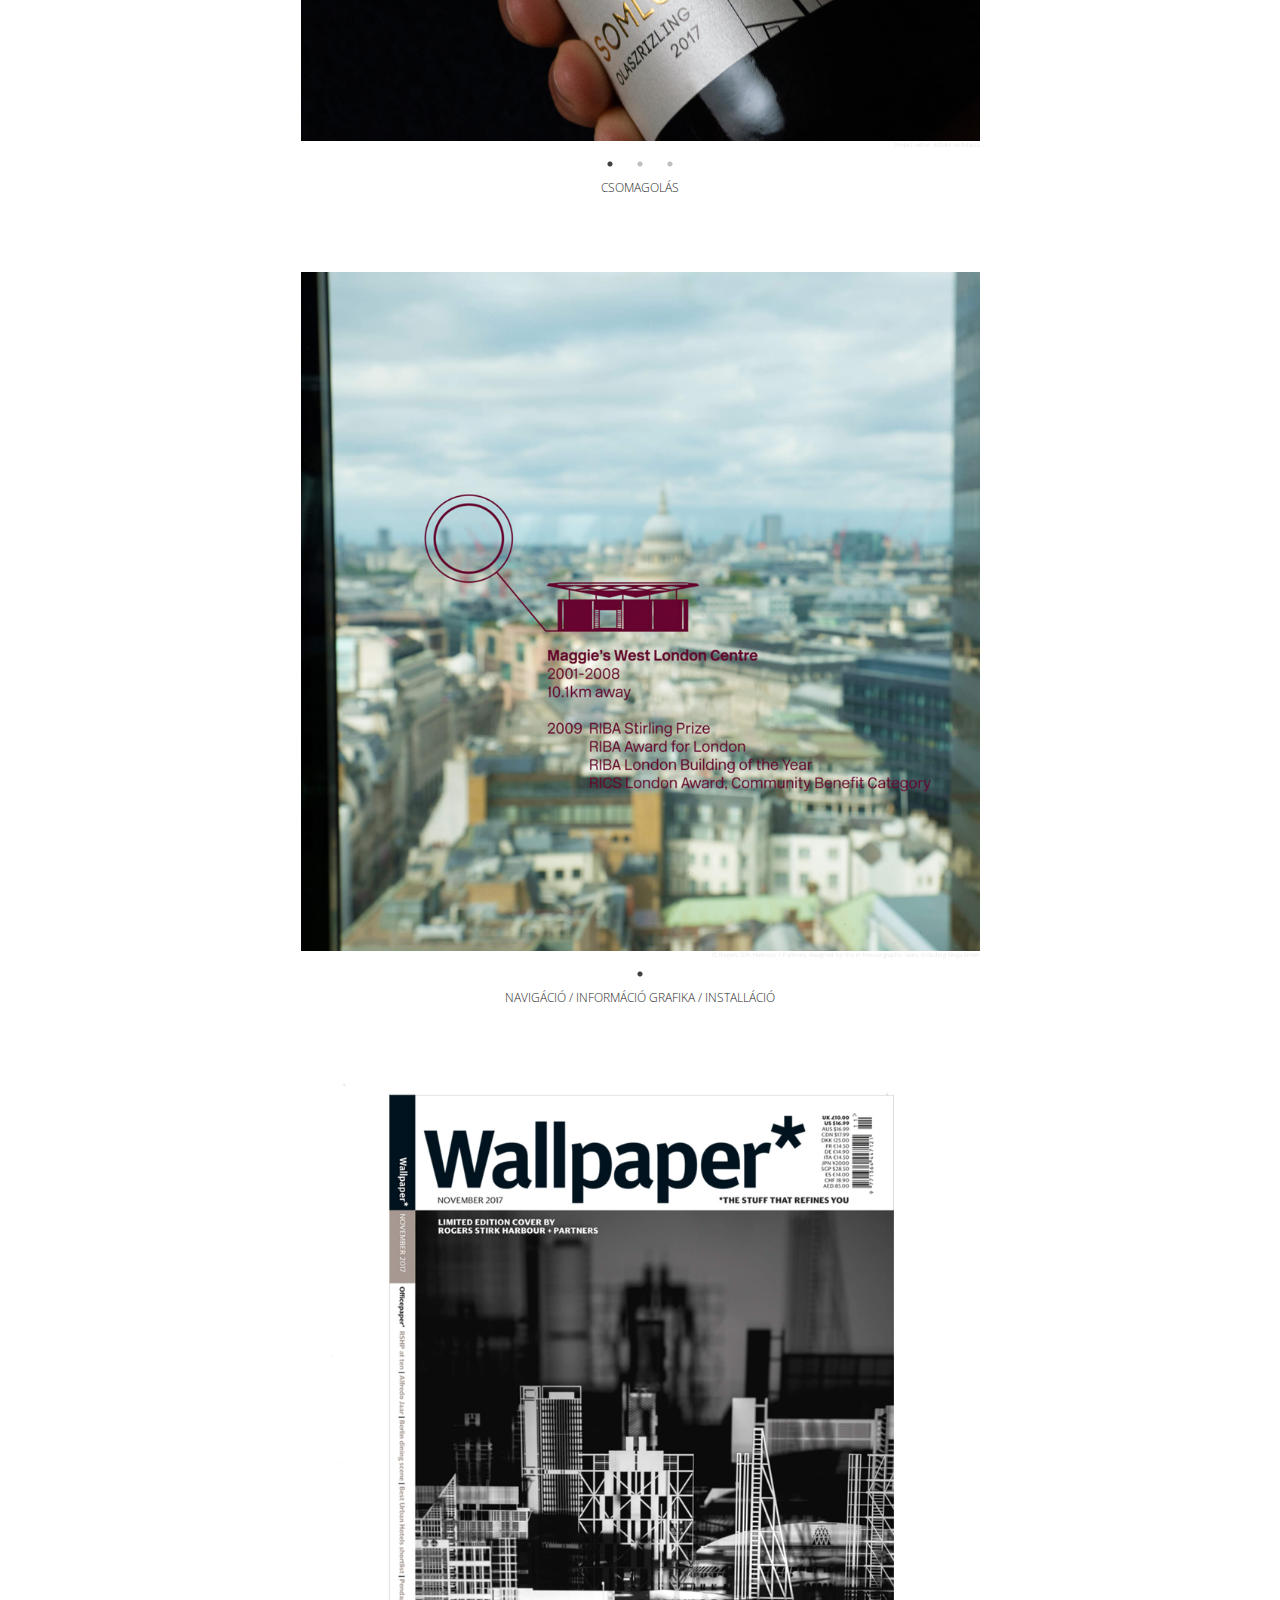
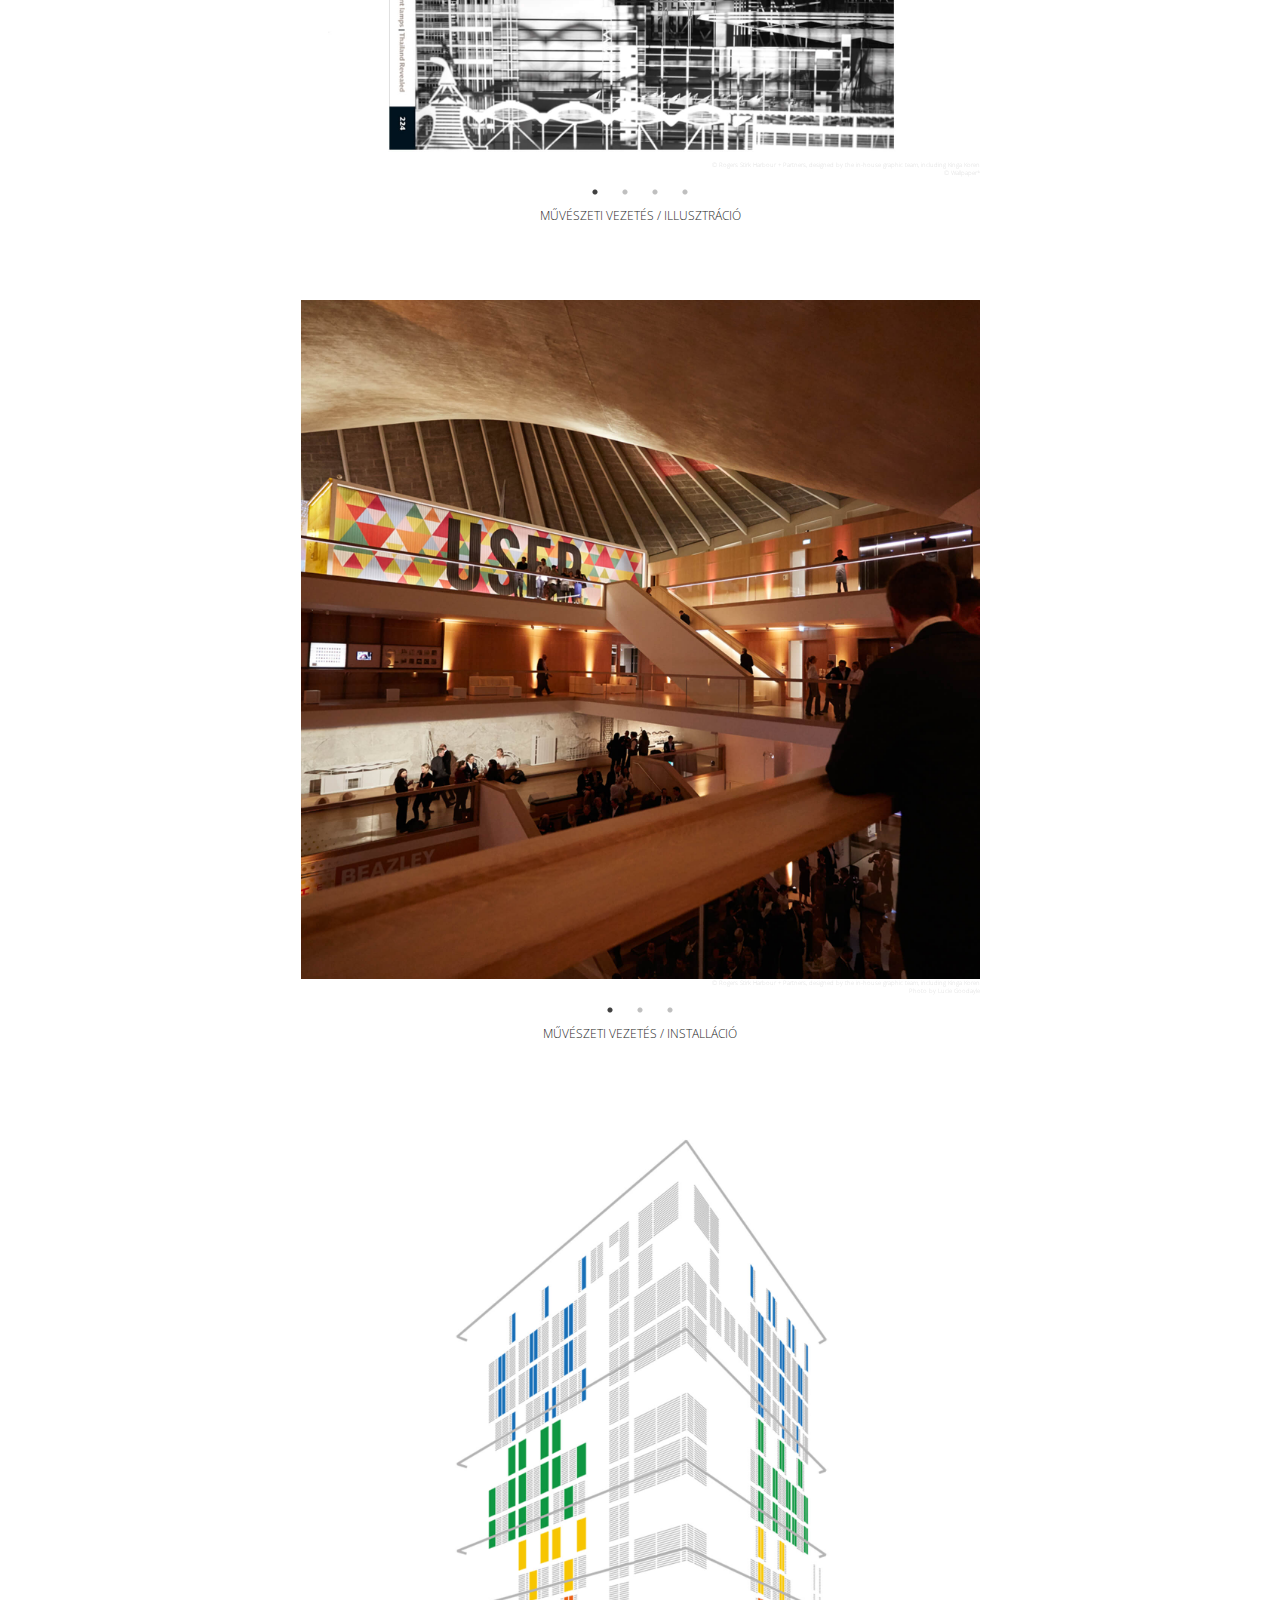
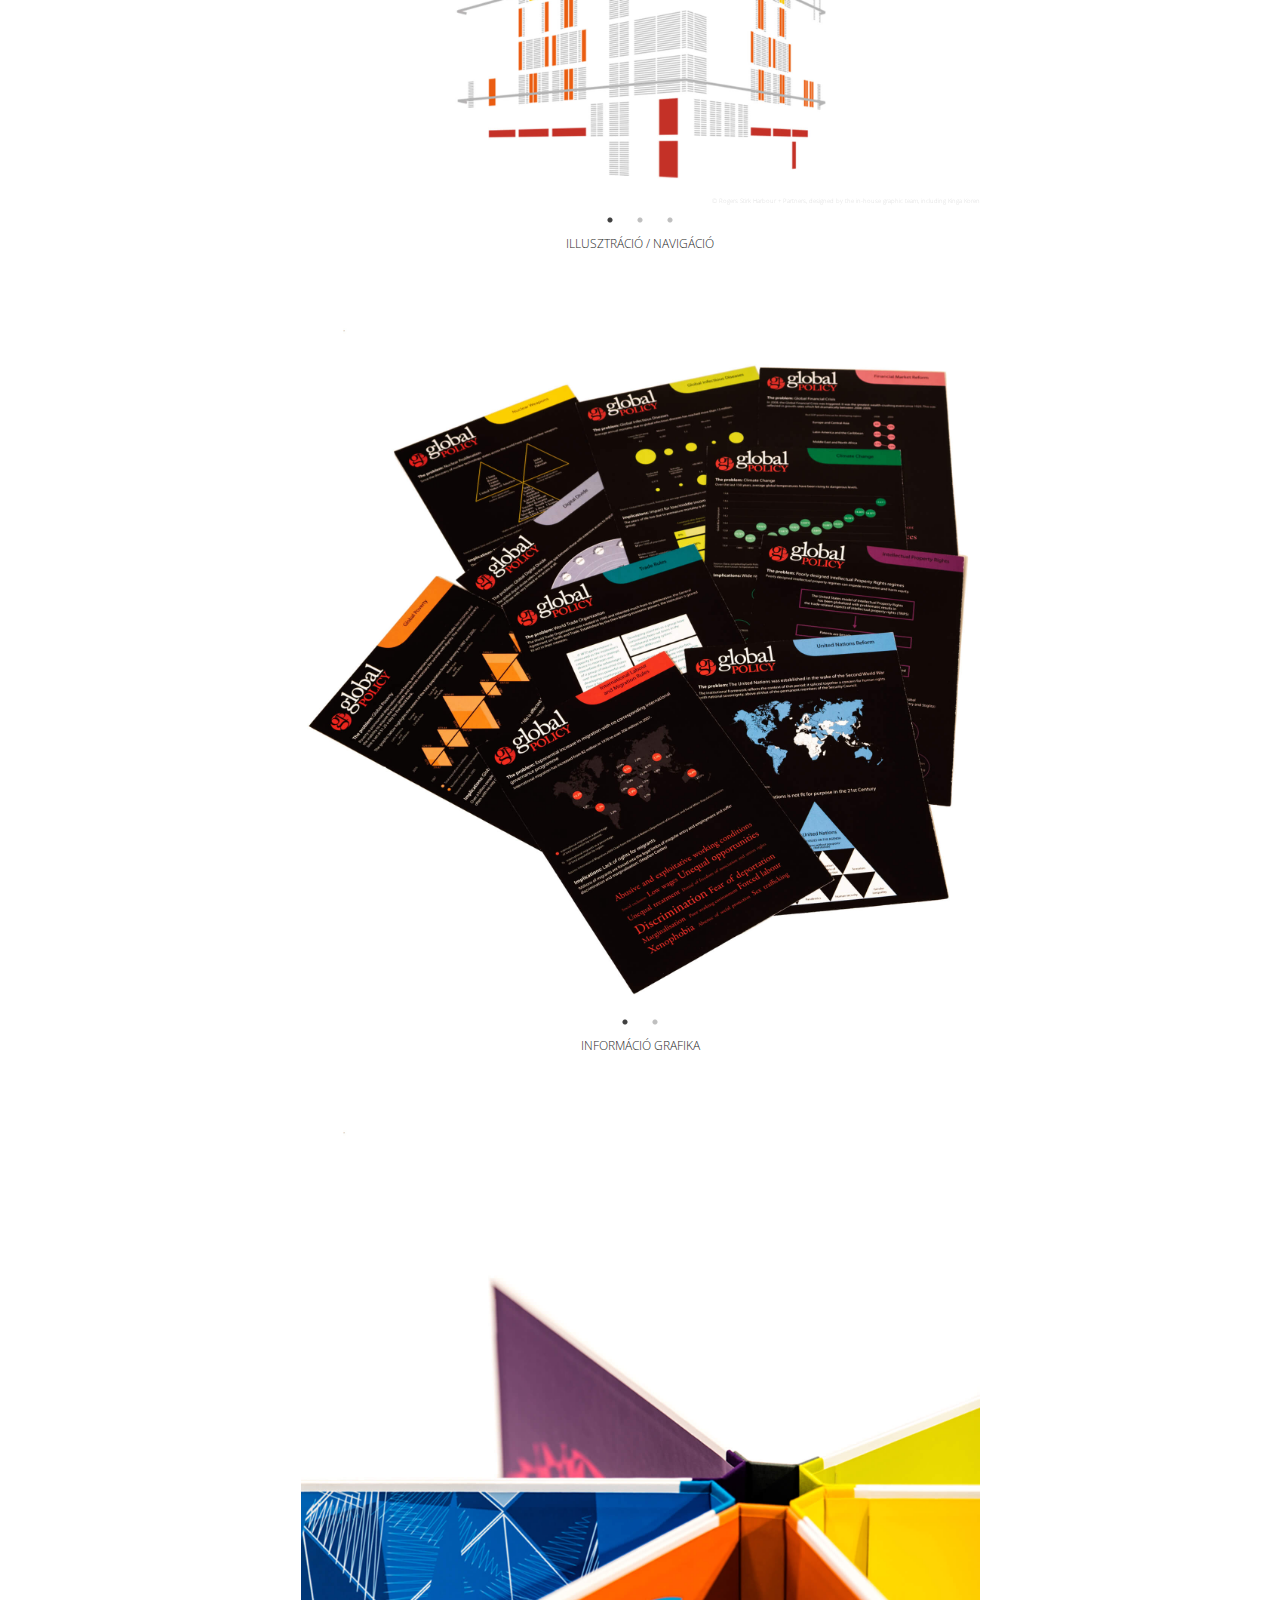
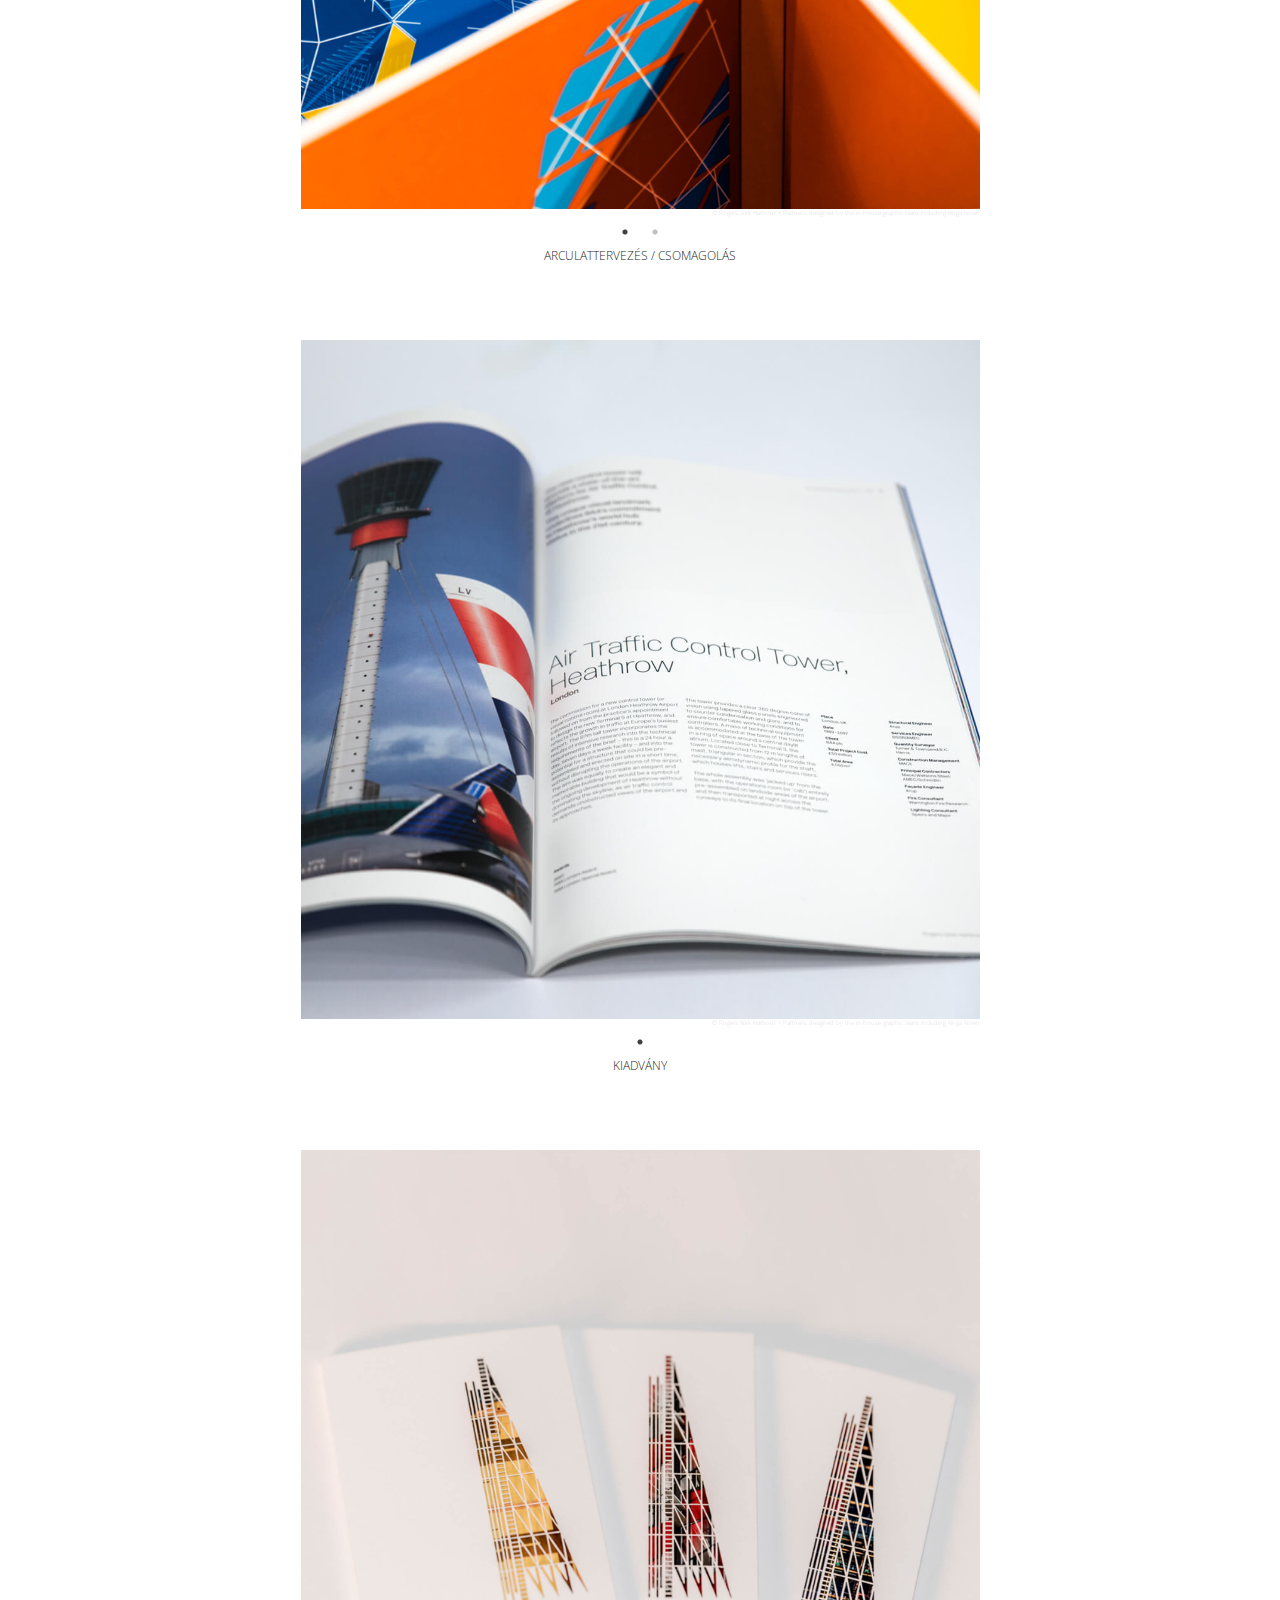
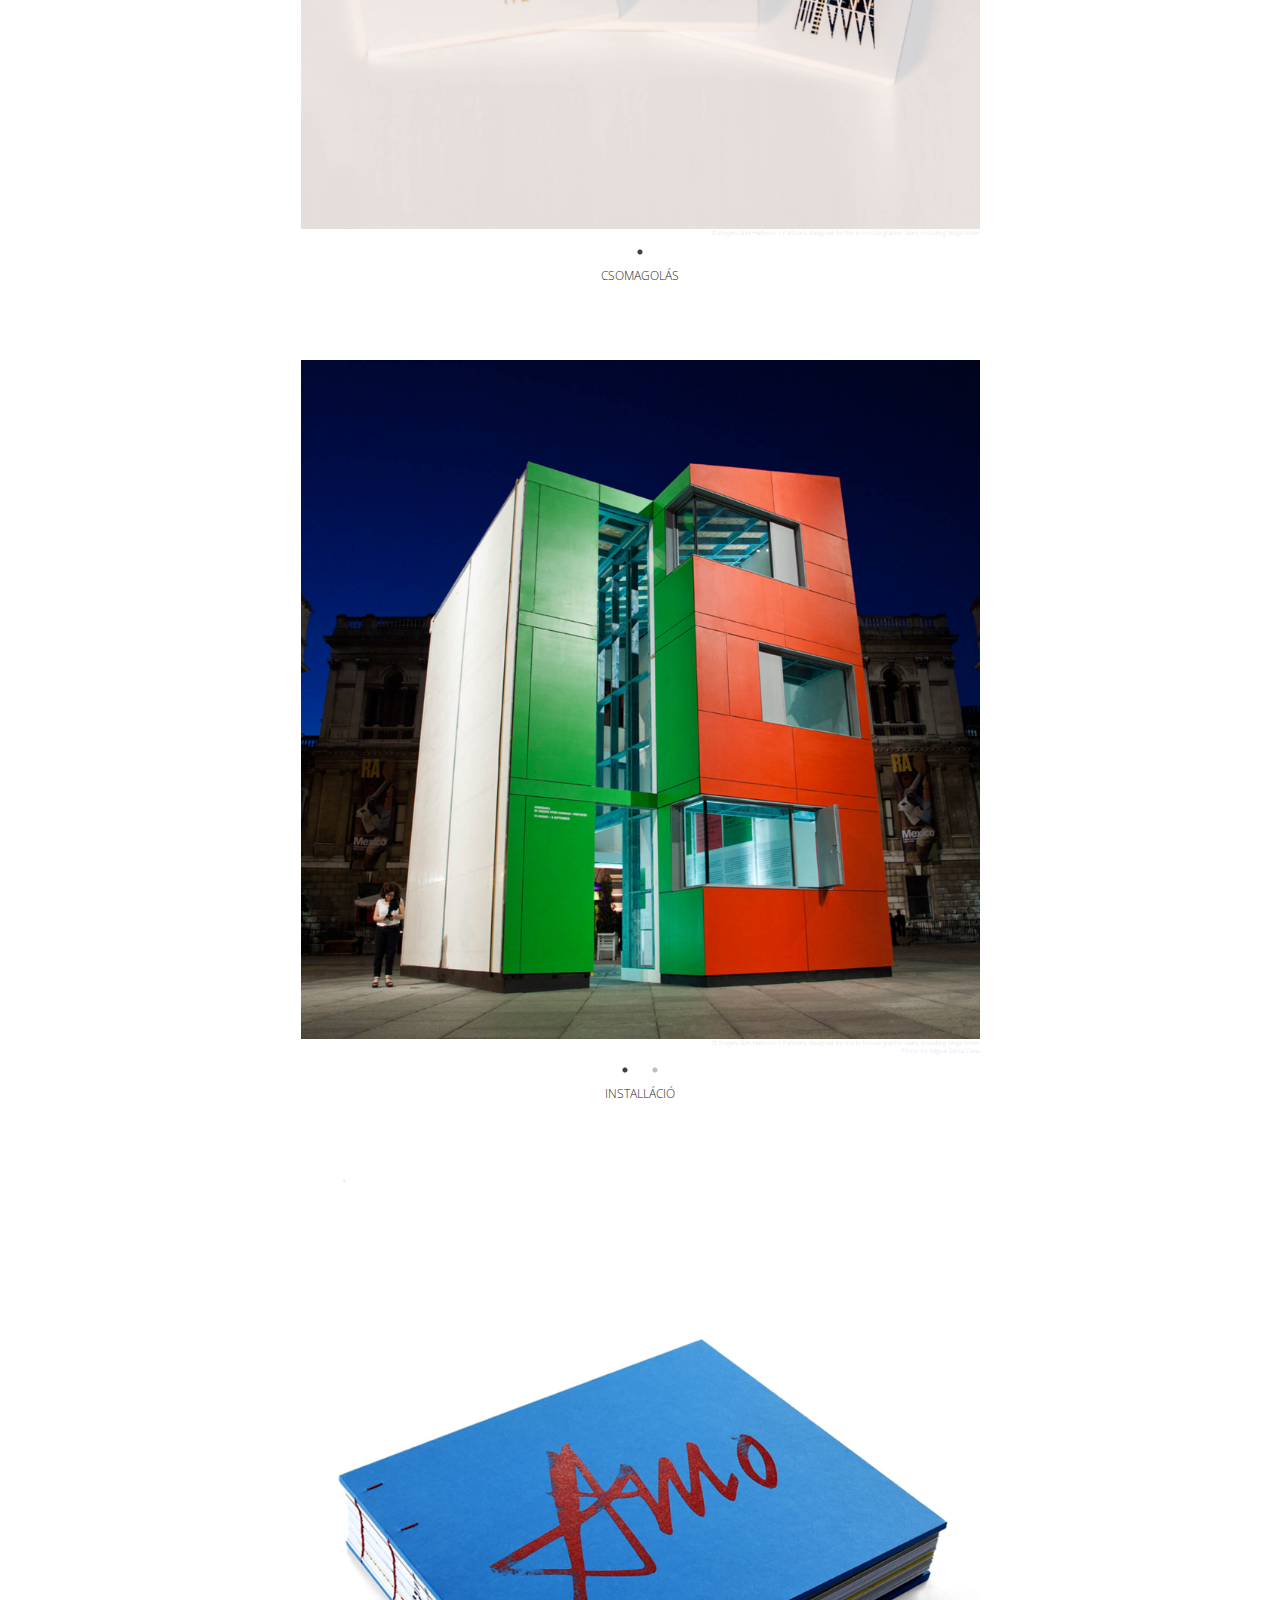
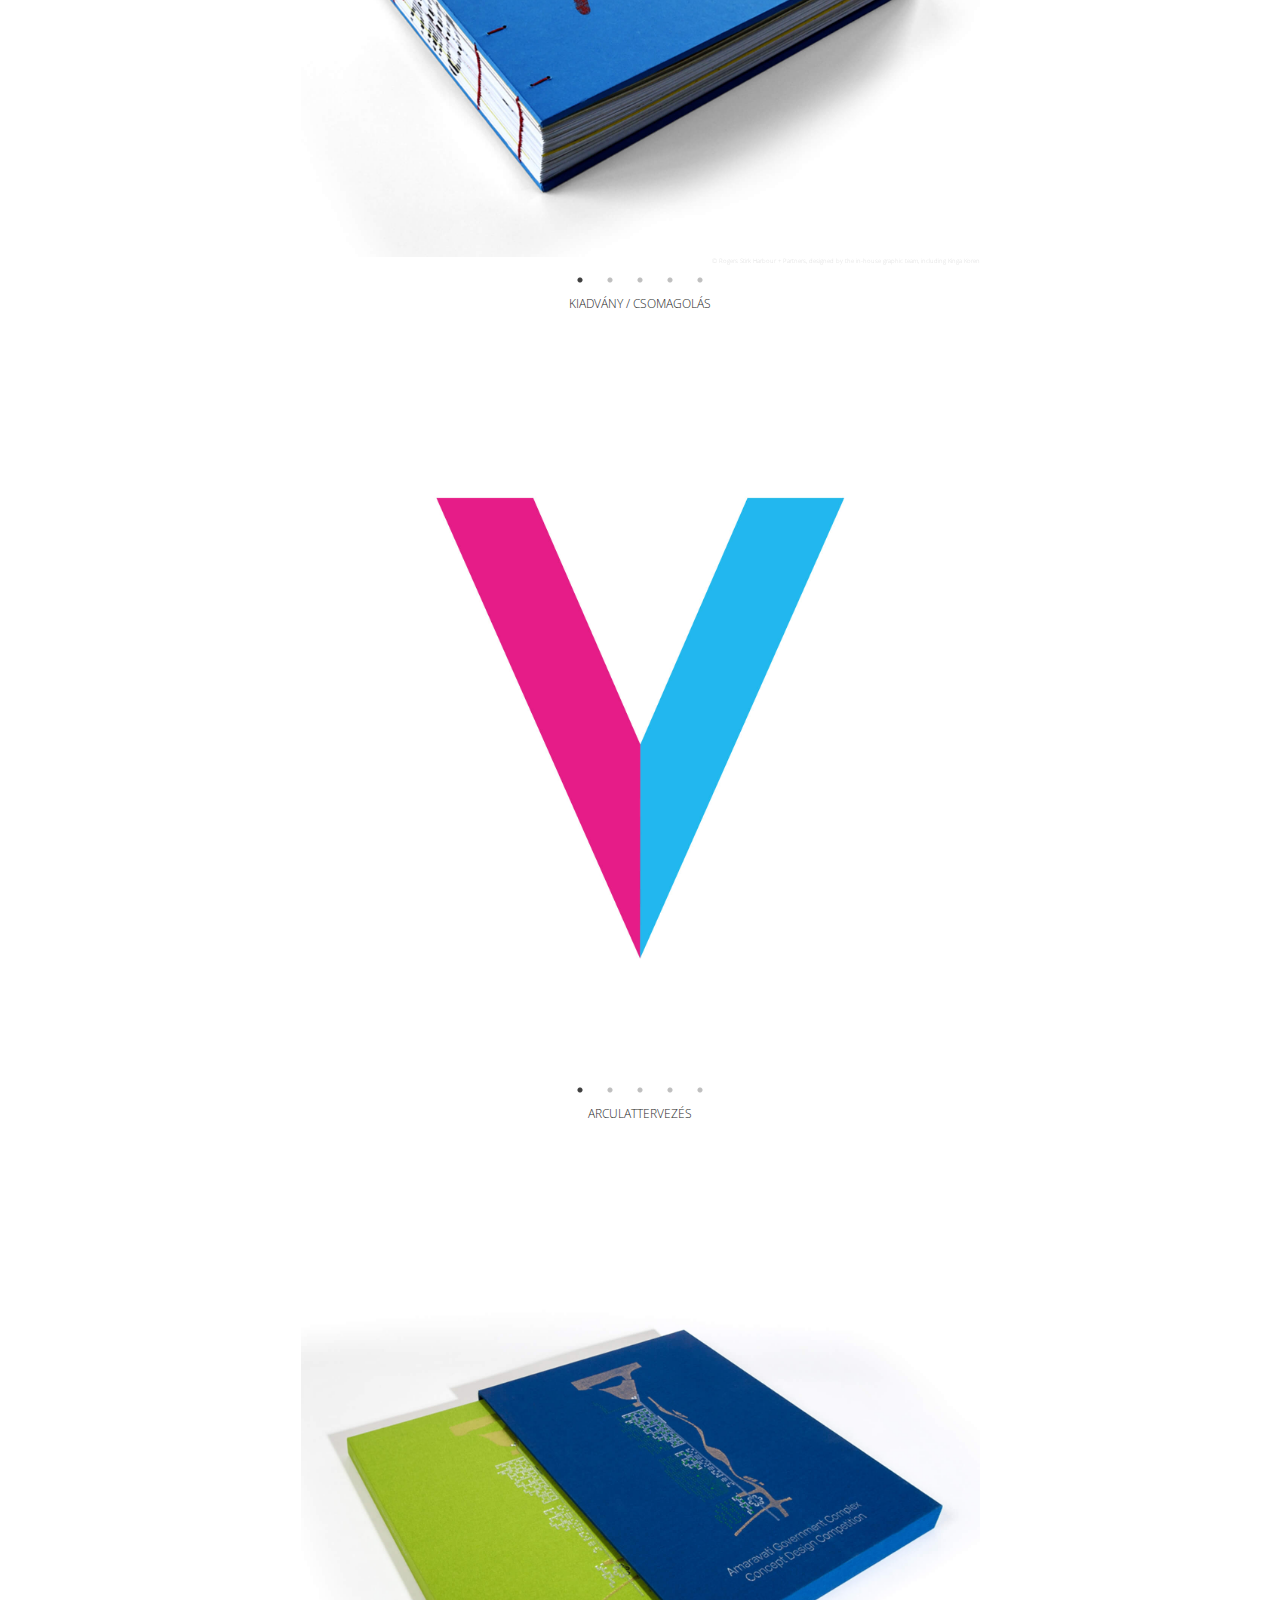
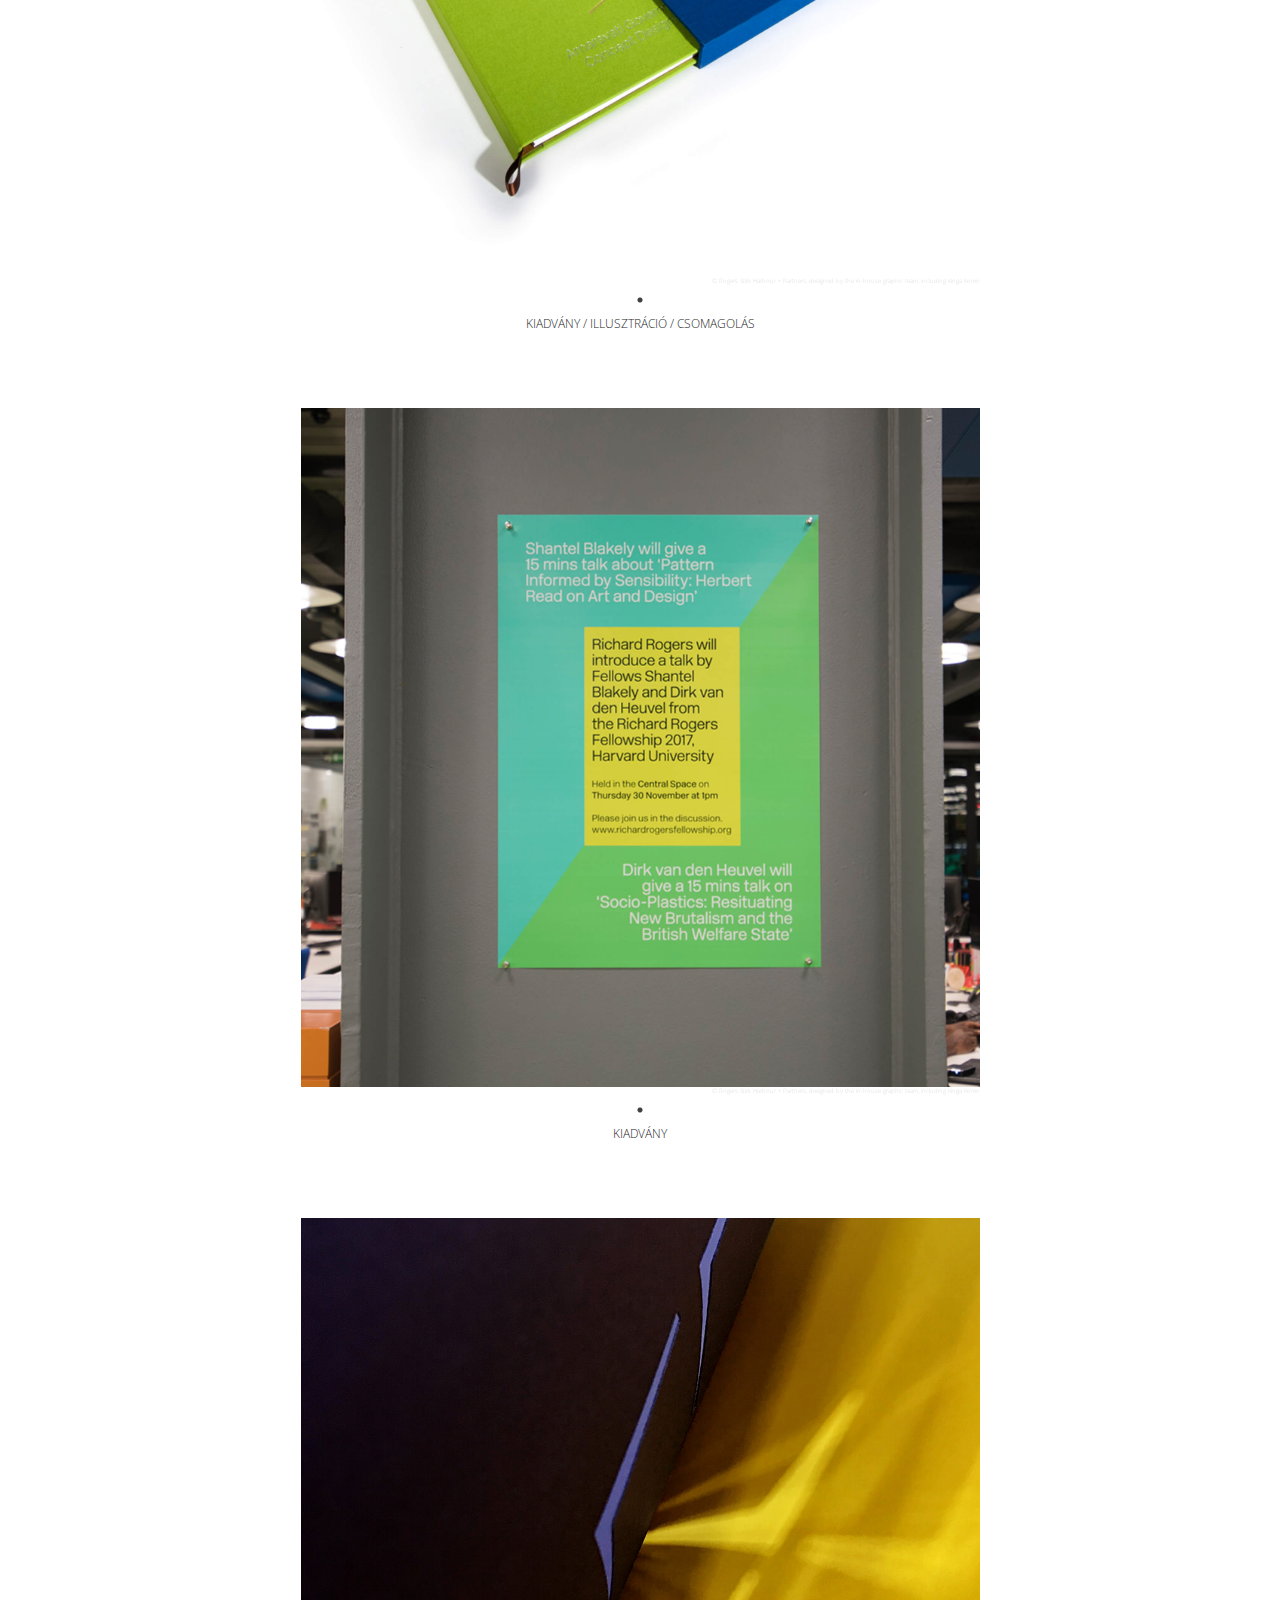
<file: hu.html>
<!DOCTYPE html>
<html>
<head>
<meta charset="UTF-8">
<meta name="viewport" content="width=device-width">
<title>Kinga Koren</title>
<link rel="stylesheet" type="text/css" href="application.css" media="screen" />
<link rel="stylesheet" href="https://fonts.googleapis.com/css?family=Open+Sans:300,400,600,700&amp;lang=en" />
<link rel="stylesheet" type="text/css" href="slick/slick.css"/>
<link rel="stylesheet" type="text/css" href="slick/slick-theme.css"/>
</head>

<body>
  <div class='language-block'>
    <a href="./index.html">en</a>
    <a class='active' href="">hu</a>
  </div>
<h1>KOREN KINGA</h1>
<h2>
  <p>Tervezőgrafika | Design Management | Stratégia | Angol nyelvű lektorálás</p>
</h2>

<section>
  <div class='slick-project project-block'>
    <figure>
      <img src="images/kingakoren_fofriba1.jpg" alt="Forest of Fabrication RIBA North Entrance" style="width:100%">
      <figcaption>Project within dRMM Architects</figcaption>
    </figure>
    <figure>
      <img src="images/kingakoren_fofriba2.jpg" alt="Forest of Fabrication RIBA North Cubes" style="width:100%">
      <figcaption>Project within dRMM Architects</figcaption>
    </figure>
    <figure>
      <img src="images/kingakoren_fofriba3.jpg" alt="Forest of Fabrication RIBA North Signage" style="width:100%">
      <figcaption>Project within dRMM Architects</figcaption>
    </figure>
    <figure>
      <img src="images/kingakoren_fofriba4.jpg" alt="Forest of Fabrication RIBA North Exhibition" style="width:100%">
      <figcaption>Project within dRMM Architects</figcaption>
    </figure>
  </div>
  <h2><p></p>ARCULATTERVEZÉS / KIÁLLÍTÁS GRAFIKA / KIADVÁNY</h2>

  <div class='slick-project project-block'>
    <figure>
      <img src="images/kingakoren_comku1.jpg" alt="Co:MKU Box" style="width:100%">
      <figcaption>Project within dRMM Architects - Co:MK:U, collaboration with Philip Dennis (Wilkinson Eyre)</figcaption>
    </figure>
    <figure>
      <img src="images/kingakoren_comku2.jpg" alt="Co:MKU Open Box" style="width:100%">
      <figcaption>Project within dRMM Architects - Co:MK:U, collaboration with Philip Dennis (Wilkinson Eyre)</figcaption>
    </figure>
    <figure>
      <img src="images/kingakoren_comku3.jpg" alt="Co:MKU Packaging" style="width:100%">
      <figcaption>Project within dRMM Architects - Co:MK:U, collaboration with Philip Dennis (Wilkinson Eyre)</figcaption>
    </figure>
    <figure>
      <img src="images/kingakoren_comku4.jpg" alt="Co:MKU Collateral" style="width:100%">
      <figcaption>Project within dRMM Architects - Co:MK:U, collaboration with Philip Dennis (Wilkinson Eyre)</figcaption>
    </figure>
  </div>
  <h2><p></p>ARCULATTERVEZÉS / CSOMAGOLÁS / KIADVÁNY</h2>

  <div class='slick-project project-block'>
    <figure>
      <img src="images/kingakoren_christmas1.jpg" alt="dRMM Christmas Giveaway" style="width:100%">
      <figcaption>Project within dRMM Architects</figcaption>
      <figcaption>Photo by Farid Karim</figcaption>
    </figure>
    <figure>
      <img src="images/kingakoren_christmas2.jpg" alt="dRMM Christmas Seedbombs" style="width:100%">
      <figcaption>Project within dRMM Architects</figcaption>
      <figcaption>Photo by Farid Karim</figcaption>
    </figure>
    <figure>
      <img src="images/kingakoren_christmas3.jpg" alt="dRMM Christmas Seedpacks" style="width:100%">
      <figcaption>Project within dRMM Architects</figcaption>
      <figcaption>Photo by Farid Karim</figcaption>
    </figure>
  </div>
  <h2><p></p>ARCULATTERVEZÉS / CSOMAGOLÁS</h2>

  <div class='slick-project project-block'>
    <figure>
      <img src="images/kingakoren_forestoffabricationcollateral.jpg" alt="Forest of Fabrication Collateral" style="width:100%">
      <figcaption>Project within dRMM Architects</figcaption>
    </figure>
    <figure>
      <img src="images/kingakoren_forestoffabricationoutdoorseating.jpg" alt="Forest of Fabrication Outdoor Seating" style="width:100%">
      <figcaption>Project within dRMM Architects</figcaption>
    </figure>
    <figure>
      <img src="images/kingakoren_forestoffabricationstreetfront.jpg" alt="Forest of Fabrication Street Front" style="width:100%">
      <figcaption>Project within dRMM Architects</figcaption>
    </figure>
    <figure>
      <img src="images/kingakoren_forestoffabricationoverview.jpg" alt="Forest of Fabrication" style="width:100%">
      <figcaption>Project within dRMM Architects</figcaption>
    </figure>
    <figure>
      <img src="images/kingakoren_forestoffabricationposter.jpg" alt="Forest of Fabrication Poster" style="width:100%">
      <figcaption>Project within dRMM Architects</figcaption>
    </figure>
  </div>
  <h2><p></p>ARCULATTERVEZÉS / KIÁLLÍTÁS GRAFIKA / KIADVÁNY</h2>

  <div class='slick-project project-block'>
    <figure>
      <img src="images/kingakoren_boliviaclasica.jpg" alt="Bolivia Clasica" style="width:100%">
      <figcaption>Project within dRMM Architects</figcaption>
    </figure>
  </div>
  <h2><p></p>ILLUSZTRÁCIÓ / KIADVÁNY</h2>

  <div class='slick-project project-block'>
    <figure>
      <img src="images/kingakoren_barcza1.jpg" alt="Barcza Pinc&#233;szet" style="width:100%">
      <figcaption>Project within dRMM Architects</figcaption>
    </figure>
    <figure>
      <img src="images/kingakoren_barcza2.jpg" alt="Barcza Pinc&#233;szet" style="width:100%">
      <figcaption>Project within dRMM Architects</figcaption>
    </figure>
    <figure>
      <img src="images/kingakoren_barcza3.jpg" alt="Barcza Pinc&#233;szet" style="width:100%">
    </figure>
  </div>
  <h2><p></p>CSOMAGOLÁS</h2>

  <div class='slick-project project-block'>
    <figure>
      <img src="images/kingakoren_openhouse2017.jpg" alt="Open House 2017" style="width:100%">
      <figcaption>&#169; Rogers Stirk Harbour + Partners, designed by the in-house graphic team, including Kinga Koren</figcaption>
    </figure>
  </div>
  <h2>NAVIGÁCIÓ / INFORMÁCIÓ GRAFIKA / INSTALLÁCIÓ</h2>

  <div class='slick-project project-block'>
    <figure>
      <img src="images/kingakoren_wallpaper1.jpg" alt="Wallpaper* Magazine November 2017" style="width:100%">
      <figcaption>&#169; Rogers Stirk Harbour + Partners, designed by the in-house graphic team, including Kinga Koren</figcaption>
      <figcaption>&#169; Wallpaper*</figcaption>
    </figure>
    <figure>
      <img src="images/kingakoren_wallpaper2.jpg" alt="Wallpaper* Magazine November 2017" style="width:100%">
      <figcaption>&#169; Rogers Stirk Harbour + Partners, designed by the in-house graphic team, including Kinga Koren</figcaption>
    </figure>
    <figure>
      <img src="images/kingakoren_wallpaper3.jpg" alt="Wallpaper* Magazine November 2017" style="width:100%">
      <figcaption>&#169; Rogers Stirk Harbour + Partners, designed by the in-house graphic team, including Kinga Koren</figcaption>
    </figure>
    <figure>
      <img src="images/kingakoren_barangaroo.jpg" alt="Barangaroo" style="width:100%">
      <figcaption>&#169; Rogers Stirk Harbour + Partners, designed by the in-house graphic team, including Kinga Koren</figcaption>
    </figure>
  </div>
  <h2>MŰVÉSZETI VEZETÉS / ILLUSZTRÁCIÓ</h2>

  <div class='slick-project project-block'>
    <figure>
      <img src="images/kingakoren_rshp10a.jpg" alt="RSHP's 10th Anniversary Party" style="width:100%">
      <figcaption>&#169; Rogers Stirk Harbour + Partners, designed by the in-house graphic team, including Kinga Koren</figcaption>
      <figcaption>Photo by Lucie Goodayle</figcaption>
    </figure>
    <figure>
      <img src="images/kingakoren_rshp10b.jpg" alt="RSHP's 10th Anniversary Party Installation" style="width:100%">
      <figcaption>&#169; Rogers Stirk Harbour + Partners, designed by the in-house graphic team, including Kinga Koren</figcaption>
      <figcaption>Photo by Lucie Goodayle</figcaption>
    </figure>
    <figure>
      <img src="images/kingakoren_rshp10c.jpg" alt="RSHP's 10th Anniversary Party Installation" style="width:100%">
      <figcaption>&#169; Rogers Stirk Harbour + Partners, designed by the in-house graphic team, including Kinga Koren</figcaption>
      <figcaption>Photo by Lucie Goodayle</figcaption>
    </figure>
  </div>
  <h2>MŰVÉSZETI VEZETÉS / INSTALLÁCIÓ</h2>

  <div class='slick-project project-block'>
    <figure>
      <img src="images/kingakoren_guyshospitalinvite.jpg" alt="Guy's Hospital Invite" style="width:100%">
      <figcaption>&#169; Rogers Stirk Harbour + Partners, designed by the in-house graphic team, including Kinga Koren</figcaption>
    </figure>
    <figure>
      <img src="images/kingakoren_guyshospitalsavethedate.jpg" alt="Guy's Hospital Map" style="width:100%">
      <figcaption>&#169; Rogers Stirk Harbour + Partners, designed by the in-house graphic team, including Kinga Koren</figcaption>
    </figure>
    <figure>
      <img src="images/kingakoren_guyshospitalmap.jpg" alt="Guy's Hospital Map" style="width:100%">
      <figcaption>&#169; Rogers Stirk Harbour + Partners, designed by the in-house graphic team, including Kinga Koren</figcaption>
    </figure>
  </div>
  <h2>ILLUSZTRÁCIÓ / NAVIGÁCIÓ</h2>

  <div class='slick-project project-block'>
    <figure>
      <img src="images/kingakoren_globalpolicyjournal1.jpg" alt="Global Policy Journal" style="width:100%">
      <figcaption></figcaption>
    </figure>
    <figure>
      <img src="images/kingakoren_globalpolicyjournal2.jpg" alt="Global Policy Journal" style="width:100%">
      <figcaption></figcaption>
    </figure>
  </div>
  <h2>INFORMÁCIÓ GRAFIKA</h2>

  <div class='slick-project project-block'>
    <figure>
      <img src="images/kingakoren_melbournemetro2.jpg" alt="Melbourne Metro Arden" style="width:100%">
      <figcaption>&#169; Rogers Stirk Harbour + Partners, designed by the in-house graphic team, including Kinga Koren</figcaption>
    </figure>
    <figure>
      <img src="images/kingakoren_melbournemetro1.jpg" alt="Melbourne Metro" style="width:100%">
      <figcaption>&#169; Rogers Stirk Harbour + Partners, designed by the in-house graphic team, including Kinga Koren</figcaption>
    </figure>
  </div>
  <h2>ARCULATTERVEZÉS / CSOMAGOLÁS</h2>

  <div class='slick-project project-block'>
    <figure>
      <img src="images/kingakoren_rshpcatalogue.jpg" alt="RSHP Catalogue" style="width:100%">
      <figcaption>&#169; Rogers Stirk Harbour + Partners, designed by the in-house graphic team, including Kinga Koren</figcaption>
    </figure>
  </div>
  <h2>KIADVÁNY</h2>

  <div class='slick-project project-block'>
    <figure>
      <img src="images/kingakoren_postcardpack.jpg" alt="Postcards" style="width:100%">
      <figcaption>&#169; Rogers Stirk Harbour + Partners, designed by the in-house graphic team, including Kinga Koren</figcaption>
    </figure>
  </div>
  <h2>CSOMAGOLÁS</h2>

  <div class='slick-project project-block'>
    <figure>
      <img src="images/kingakoren_richardrogersexhibition1.jpg" alt="Richard Rogers RA" style="width:100%">
      <figcaption>&#169; Rogers Stirk Harbour + Partners, designed by the in-house graphic team, including Kinga Koren</figcaption>
      <figcaption>Photo by Miguel Santa Clara.</figcaption>
    </figure>
    <figure>
      <img src="images/kingakoren_richardrogersexhibition2.jpg" alt="Richard Rogers RA" style="width:100%">
      <figcaption>&#169; Rogers Stirk Harbour + Partners, designed by the in-house graphic team, including Kinga Koren</figcaption>
      <figcaption>Photo by Miguel Santa Clara.</figcaption>
    </figure>
  </div>
  <h2>INSTALLÁCIÓ</h2>

  <div class='slick-project project-block'>
    <figure>
      <img src="images/kingakoren_amo1.jpg" alt="Amo" style="width:100%">
      <figcaption>&#169; Rogers Stirk Harbour + Partners, designed by the in-house graphic team, including Kinga Koren</figcaption>
    </figure>
    <figure>
      <img src="images/kingakoren_amo2.jpg" alt="Amo" style="width:100%">
      <figcaption>&#169; Rogers Stirk Harbour + Partners, designed by the in-house graphic team, including Kinga Koren</figcaption>
    </figure>
    <figure>
      <img src="images/kingakoren_amopages.jpg" alt="Amo" style="width:100%">
      <figcaption>&#169; Rogers Stirk Harbour + Partners, designed by the in-house graphic team, including Kinga Koren</figcaption>
    </figure>
    <figure>
      <img src="images/kingakoren_amospread.jpg" alt="Amo" style="width:100%">
      <figcaption>&#169; Rogers Stirk Harbour + Partners, designed by the in-house graphic team, including Kinga Koren</figcaption>
    </figure>
    <figure>
      <img src="images/kingakoren_amo3.jpg" alt="Amo" style="width:100%">
      <figcaption>&#169; Rogers Stirk Harbour + Partners, designed by the in-house graphic team, including Kinga Koren</figcaption>
    </figure>
  </div>
  <h2>KIADVÁNY / CSOMAGOLÁS</h2>

  <div class='slick-project project-block'>
    <figure>
      <img src="images/kingakoren_velovenilogo.jpg" alt="VeloVeni" style="width:100%">
      <figcaption></figcaption>
    </figure>
    <figure>
      <img src="images/kingakoren_veloveni1.jpg" alt="VeloVeni" style="width:100%">
      <figcaption>Photo by Mark Gorton, Rogers Stirk Harbour + Partners</figcaption>
    </figure>
    <figure>
      <img src="images/kingakoren_veloveni2.jpg" alt="VeloVeni" style="width:100%">
      <figcaption></figcaption>
    </figure>
    <figure>
      <img src="images/kingakoren_veloveni4.jpg" alt="VeloVeni" style="width:100%">
      <figcaption></figcaption>
    </figure>
    <figure>
      <img src="images/kingakoren_veloveni3.jpg" alt="VeloVeni" style="width:100%">
      <figcaption></figcaption>
    </figure>
  </div>
  <h2>ARCULATTERVEZÉS</h2>

  <div class='slick-project project-block'>
    <figure>
      <img src="images/kingakoren_amaravati.jpg" alt="Amaravati" style="width:100%">
      <figcaption>&#169; Rogers Stirk Harbour + Partners, designed by the in-house graphic team, including Kinga Koren</figcaption>
    </figure>
  </div>
  <h2>KIADVÁNY / ILLUSZTRÁCIÓ / CSOMAGOLÁS</h2>

  <div class='slick-project project-block'>
    <figure>
      <img src="images/kingakoren_rrfellowship.jpg" alt="Richard Rogers Fellowship" style="width:100%">
      <figcaption>&#169; Rogers Stirk Harbour + Partners, designed by the in-house graphic team, including Kinga Koren</figcaption>
    </figure>
  </div>
  <h2>KIADVÁNY</h2>

  <div class='slick-project project-block'>
    <figure>
      <img src="images/kingakoren_renai1.jpg" alt="Renai" style="width:100%">
      <figcaption>&#169; Rogers Stirk Harbour + Partners, designed by the in-house graphic team, including Kinga Koren</figcaption>
    </figure>
    <figure>
      <img src="images/kingakoren_renailogo.jpg" alt="Renai" style="width:100%">
      <figcaption>&#169; Rogers Stirk Harbour + Partners, designed by the in-house graphic team, including Kinga Koren</figcaption>
    </figure>
    <figure>
      <img src="images/kingakoren_renaicover.jpg" alt="Renai" style="width:100%">
      <figcaption>&#169; Rogers Stirk Harbour + Partners, designed by the in-house graphic team, including Kinga Koren</figcaption>
    </figure>
    <figure>
      <img src="images/kingakoren_renai2.jpg" alt="Renai" style="width:100%">
      <figcaption>&#169; Rogers Stirk Harbour + Partners, designed by the in-house graphic team, including Kinga Koren</figcaption>
    </figure>
  </div>
  <h2>ARCULATTERVEZÉS / CSOMAGOLÁS</h2>

  <div class='slick-project project-block'>
    <figure>
      <img src="images/kingakoren_fubonhelmet1.jpg" alt="Fubon Helmet" style="width:100%">
      <figcaption>&#169; Rogers Stirk Harbour + Partners, designed by the in-house graphic team, including Kinga Koren</figcaption>
    </figure>
    <figure>
      <img src="images/kingakoren_fubonhelmet2.jpg" alt="Fubon Helmet" style="width:100%">
      <figcaption>&#169; Rogers Stirk Harbour + Partners, designed by the in-house graphic team, including Kinga Koren</figcaption>
    </figure>
    <figure>
      <img src="images/kingakoren_fubonhelmet3.jpg" alt="Fubon Helmet" style="width:100%">
      <figcaption>&#169; Rogers Stirk Harbour + Partners, designed by the in-house graphic team, including Kinga Koren</figcaption>
    </figure>
  </div>
  <h2>MŰVÉSZETI VEZETÉS / INSTALLÁCIÓ</h2>

  <div class='slick-project project-block'>
    <figure>
      <img src="images/kingakoren_nlabritishmuseum1.jpg" alt="nla British Museum WREC" style="width:100%">
      <figcaption>&#169; Rogers Stirk Harbour + Partners, designed by the in-house graphic team, including Kinga Koren</figcaption>
      <figcaption>Photo by John Short.</figcaption>
    </figure>
    <figure>
      <img src="images/kingakoren_nlabritishmuseum2.jpg" alt="nla British Museum WREC" style="width:100%">
      <figcaption>&#169; Rogers Stirk Harbour + Partners, designed by the in-house graphic team, including Kinga Koren</figcaption>
      <figcaption>Photo by John Short</figcaption>
    </figure>
    <figure>
      <img src="images/kingakoren_nlabritishmuseum3.jpg" alt="nla British Museum WREC" style="width:100%">
      <figcaption>&#169; Rogers Stirk Harbour + Partners, designed by the in-house graphic team, including Kinga Koren</figcaption>
      <figcaption>Photo by John Short</figcaption>
    </figure>
  </div>
  <h2>KIÁLLÍTÁS GRAFIKA</h2>

  <div class='slick-project project-block'>
    <figure>
      <img src="images/kingakoren_climatestrike1.jpg" alt="Climate Strike Banner" style="width:100%">
      <figcaption>Project within dRMM Architects</figcaption>
      <figcaption>Photo by Ann Dingli</figcaption>
    </figure>
    <figure>
      <img src="images/kingakoren_climatestrike2.jpg" alt="Climate Strike Protest" style="width:100%">
      <figcaption>Project within dRMM Architects</figcaption>
      <figcaption>Photo by Ann Dingli</figcaption>
    </figure>
  </div>
  <h2><p></p>ARCULATTERVEZÉS</h2>

  <div class='slick-project project-block'>
    <figure>
      <img src="images/kingakoren_heterogeniouscellularnetworks.jpg" alt="Heterogenious Cellular Networks" style="width:100%">
      <figcaption></figcaption>
    </figure>
  </div>
  <h2>KIADVÁNY</h2>

  <h3>
    <p>Megrendelők: GOV.UK - GDS, National Infrastructure Design Group, Architects Declare, Qualysoft, Gray, Quality of Life Foundation, dRMM Architects, Czeizel Intézet, Helpilepsy Magyarország, Studio Saxe, London School of Economics (Global Policy Journal), Barcza Borászat, daab Design Architects, Architectural Association, Engenuiti, VeloVeni, Altai Consulting, Pentel, Konzertdirection Schmid UK, Cambridge University Press</p>
    <p>Kapcsolatfelvétel: kingakoren.com@gmail.com</p>
    <p></p>
    <p></p>
        <p>&#169; Koren Kinga, 2021</p>
    <p></p>
  </h3>
</section>

  <script type="text/javascript" src="https://code.jquery.com/jquery-3.4.1.min.js"></script>
  <script type="text/javascript" src="slick/slick.min.js"></script>

  <script type="text/javascript">
    $(document).ready(function(){
      $('.slick-project').slick({
        arrows: false,
        dots: true
      });
    });
  </script>

</body>

</html>
</file>
<file: application.css>
body {
   font-family: 'Open Sans',sans-serif;
   margin: 0;
   padding: 2% 5%;
}
div, figure {
  outline: none;
  margin-bottom: 0;
}
section {
  margin: 10px auto;
  padding: 0 3%;
  position: relative;
}

.project-block {
  width: 70%;
  margin: 60px auto 0px;
}

p {
  display: block;
  margin-top: 1em;
  margin-bottom: 1em;
  margin-left: 50px;
  margin-right: 50px;
}

@media only screen and (max-width: 600px)  {
  .project-block {
    width: 90%;
    margin: 40px auto 0px;
  }
  figure {
    margin: 0 auto;
  }
  p {
    margin: 1em 2%;
  }
}

h1 {
  color: #282828;
  font-weight: 400;
  text-align: center;
}

h2 {
  color: #282828;
  font-weight: 300;
  font-size: 12px;
  text-align: center;
}

h3 {
  color: #282828;
  font-weight: 300;
  font-size: 12px;
  text-align: center;
}

figcaption {
  color: #E0E0E0;
  font-weight: 300;
  font-size: 6px;
  text-align: right;
}

.language-block > a {
  color: #E0E0E0;
  font-weight: 600;
  font-size: 12px;
  text-align: center;
  text-decoration: none;
  padding: 5px 7px;
  border: 1px solid #E0E0E0;
  border-radius: 2px;
}

.language-block a:hover:not(.active) {
  color: #282828;
  border: 1px solid #282828;
  background-color: #ffffff;
}

.language-block {
  float: right;
}

.language-block a.active {
  color: #E0E0E0;
  cursor: default;
}
</file>
